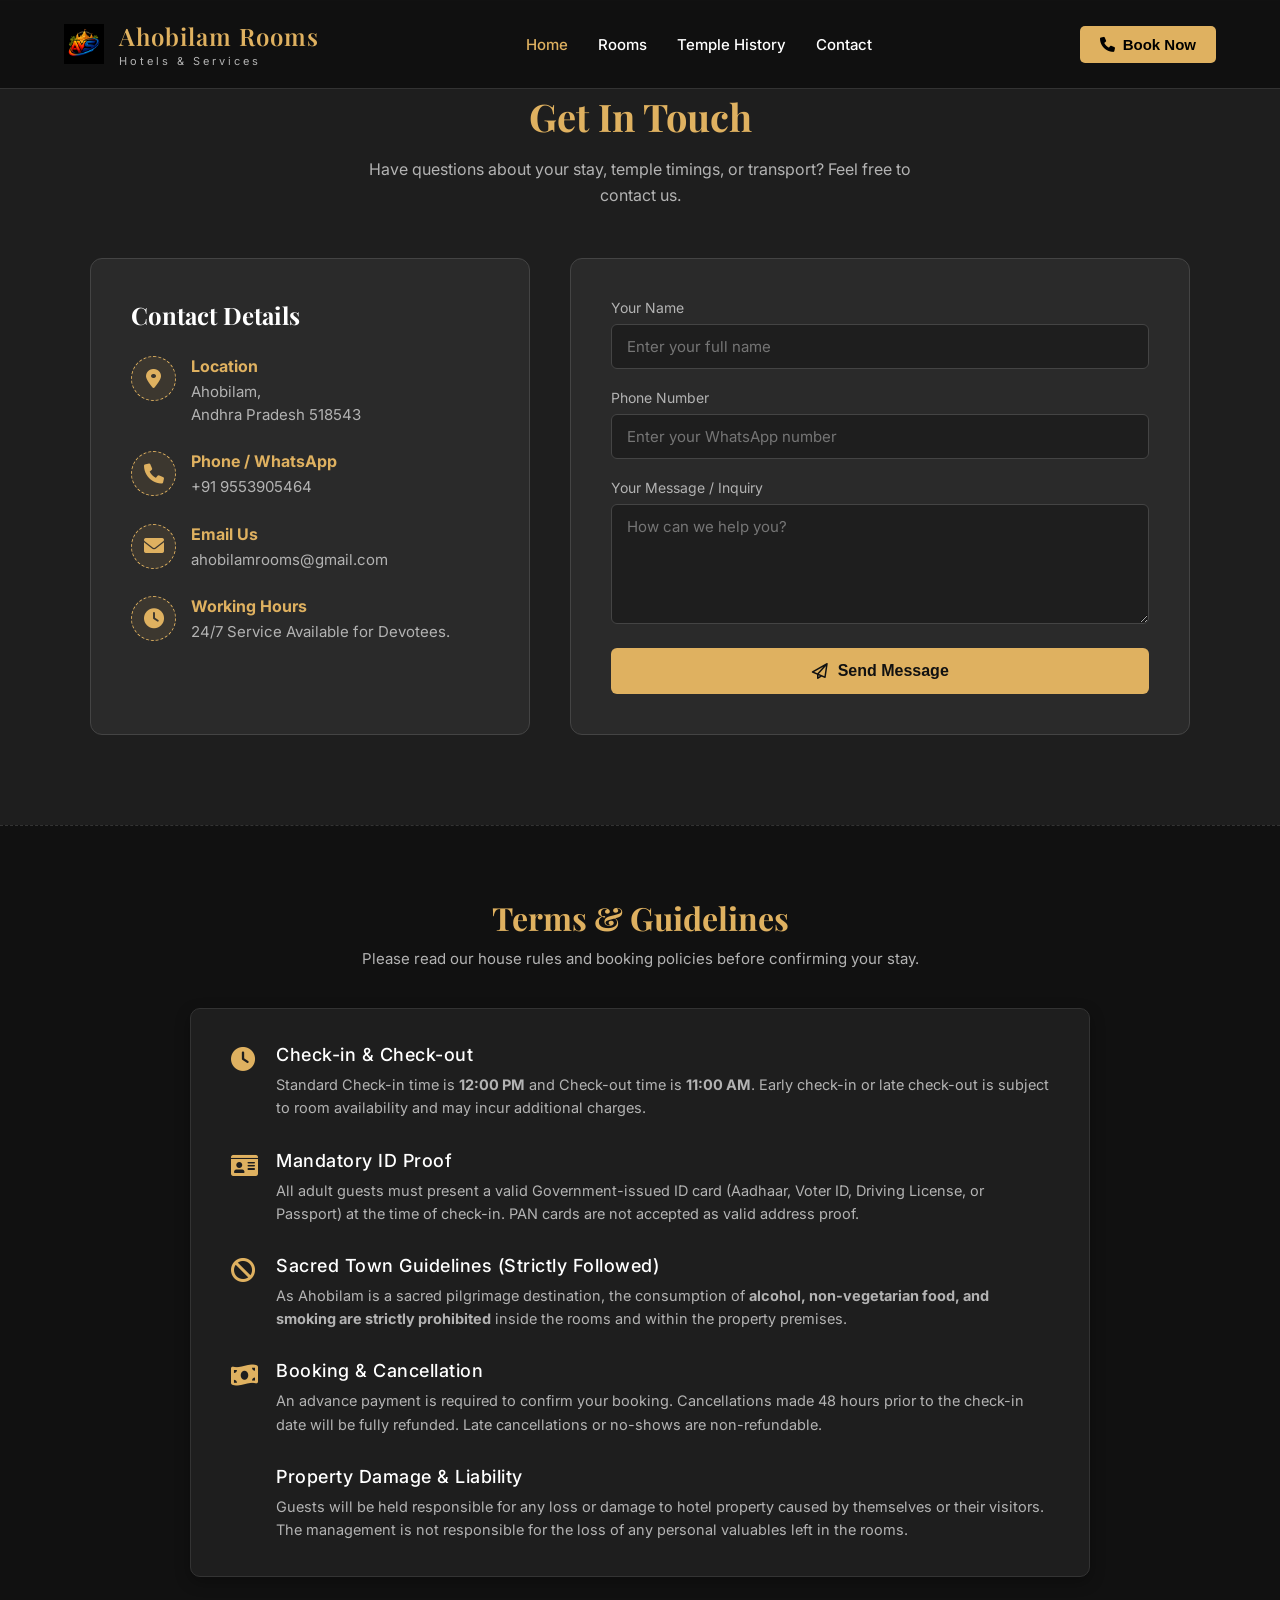
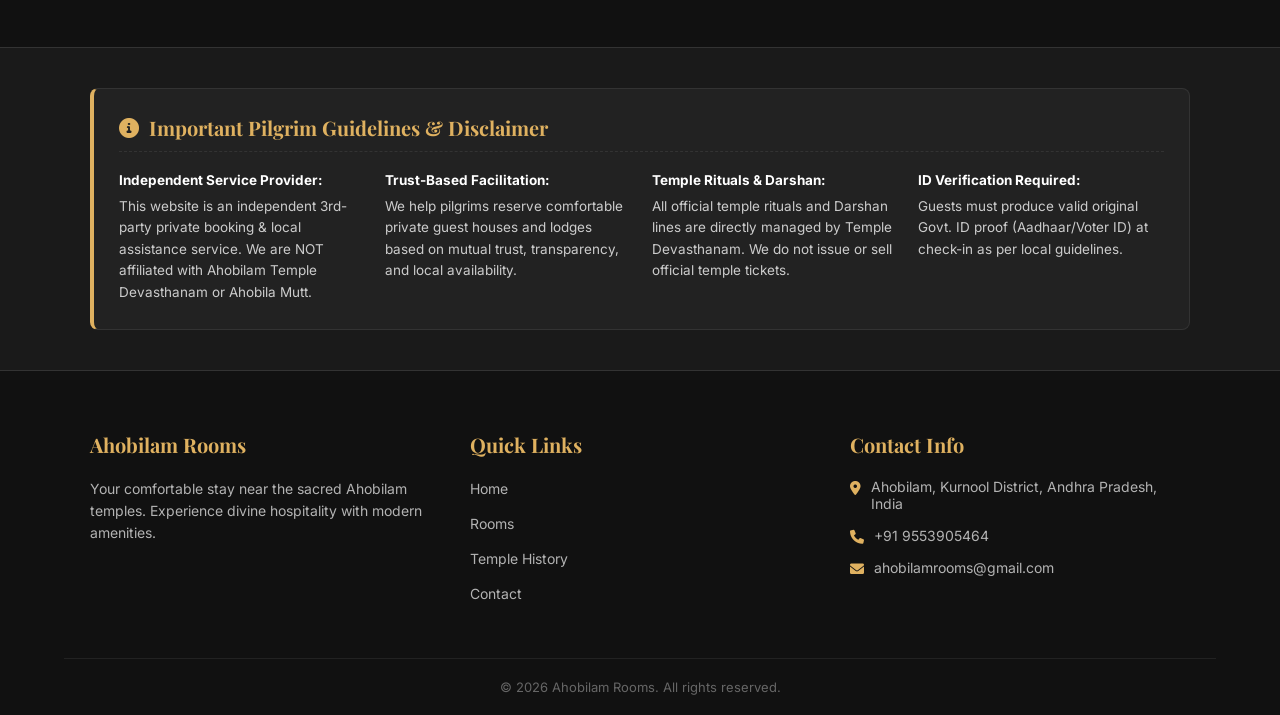
<file: contact.html>
<!DOCTYPE html>
<html lang="en">
<head>
    <meta charset="UTF-8">
    <meta name="viewport" content="width=device-width, initial-scale=1.0">
    
    <!-- Canonical Tag -->
    <link rel="canonical" href="https://ahobilamrooms.in/contact.html">
    
    <!-- SEO Title -->
    <title>Ahobilam Rooms & Hotel Stay</title>
    
    <!-- Meta Description -->
    <meta name="description" content="Book comfortable AC & Non-AC rooms in Ahobilam. Enjoy modern amenities, 24/7 hot water, and parking near sacred temples.">
    
    <!-- SEO Keywords -->
    <meta name="keywords" content="Ahobilam, Ahobilam rooms, rooms in Ahobilam, Ahobilam hotels">
    
    <link rel="stylesheet" href="style.css">
    <link href="https://fonts.googleapis.com/css2?family=Playfair+Display:wght@400;600;700&family=Inter:wght@400;500&display=swap" rel="stylesheet">
    <link rel="stylesheet" href="https://cdnjs.cloudflare.com/ajax/libs/font-awesome/6.0.0/css/all.min.css">
</head>
<body>

    <!-- Header Section -->
    <header class="navbar">
        <div class="logo-section">
            <div class="logo-icon">
                <!-- ఇక్కడ ఓం ఐకాన్ తీసేసి మీ లోగో ఇమేజ్ పెట్టాం -->
                <img src="logo.png" alt="Madam Rajeswari Logo" class="custom-logo">
            </div>
            <div class="logo-text">
                <h1>Ahobilam Rooms</h1>
                <p>Hotels & Services</p>
            </div>
        </div>

        <!-- నావిగేషన్ లింక్స్ -->
        <nav class="nav-links" id="nav-links">
            <a href="index.html" class="active">Home</a>
            <a href="rooms.html">Rooms</a>
            <a href="temple-history.html">Temple History</a>
            <a href="contact.html">Contact</a>
            <!-- మొబైల్ లో మాత్రమే కనిపించే బుక్ బటన్ -->
            <button class="book-now-btn mobile-only">
                <i class="fa-solid fa-phone"></i> Book Now
            </button>
        </nav>

        <div class="right-section">
            <!-- సిస్టమ్ లో మాత్రమే కనిపించే బుక్ బటన్ -->
            <button class="book-now-btn desktop-only">
                <i class="fa-solid fa-phone"></i> Book Now
            </button>
            
            <!-- మొబైల్ మెనూ ఐకాన్ (Hamburger) -->
            <div class="menu-toggle" id="mobile-menu">
                <i class="fa-solid fa-bars"></i>
            </div>
        </div>
    </header>

<!-- మొబైల్ మెనూ కోసం అప్‌డేటెడ్ జావాస్క్రిప్ట్ -->
    <script>
        document.addEventListener('DOMContentLoaded', function() {
            const mobileMenu = document.getElementById('mobile-menu');
            const navLinks = document.getElementById('nav-links');
            
            if(mobileMenu && navLinks) {
                const icon = mobileMenu.querySelector('i');
                
                mobileMenu.addEventListener('click', function() {
                    // మెనూ ని ఓపెన్/క్లోజ్ చేయడం
                    navLinks.classList.toggle('active');
                    
                    // ఐకాన్ ని (మూడు గీతలు <-> X) కి మార్చడం
                    if(navLinks.classList.contains('active')) {
                        icon.classList.remove('fa-bars');
                        icon.classList.add('fa-xmark');
                    } else {
                        icon.classList.remove('fa-xmark');
                        icon.classList.add('fa-bars');
                    }
                });
            }
        });
    </script>

<!-- ================= CONTACT US SECTION ================= -->
<style>
    /* 1. Contact Section Base */
    .contact-section {
        padding: 90px 5%;
        background-color: #1e1e1e; /* డార్క్ థీమ్ */
        border-top: 1px solid #333;
    }

    .contact-title {
        text-align: center; color: #dfb160; font-size: 38px; margin-bottom: 15px;
        font-family: 'Playfair Display', serif;
    }
    
    .contact-subtitle {
        text-align: center; color: #b3b3b3; font-size: 16px; margin-bottom: 50px;
        max-width: 600px; margin-left: auto; margin-right: auto; line-height: 1.6;
    }

    /* 2. Layout Grid (Info + Form) */
    .contact-container {
        display: flex; flex-wrap: wrap; gap: 40px;
        max-width: 1100px; margin: 0 auto;
    }

    /* 3. Contact Info (Left Side) */
    .contact-info {
        flex: 1; min-width: 300px;
        background-color: #2a2a2a; border-radius: 12px;
        padding: 40px; border: 1px solid #444;
    }

    .contact-info h3 {
        color: #ffffff; font-size: 24px; margin-bottom: 25px;
        font-family: 'Playfair Display', serif;
    }

    .info-item {
        display: flex; align-items: flex-start; gap: 15px; margin-bottom: 25px;
    }

    .info-icon {
        width: 45px; height: 45px; background-color: rgba(223, 177, 96, 0.1);
        color: #dfb160; font-size: 20px; border-radius: 50%;
        display: flex; align-items: center; justify-content: center;
        border: 1px dashed #dfb160; flex-shrink: 0;
    }

    .info-details h4 { color: #dfb160; font-size: 16px; margin-bottom: 5px; }
    .info-details p { color: #b3b3b3; font-size: 15px; line-height: 1.5; }
    .info-details a { color: #b3b3b3; text-decoration: none; transition: 0.3s; }
    .info-details a:hover { color: #dfb160; }

    /* 4. Contact Form (Right Side) */
    .contact-form-box {
        flex: 1.5; min-width: 300px;
        background-color: #2a2a2a; border-radius: 12px;
        padding: 40px; border: 1px solid #444;
    }

    .c-form-group { margin-bottom: 20px; }
    .c-form-group label { display: block; color: #b3b3b3; margin-bottom: 8px; font-size: 14px; }
    .c-form-group input, .c-form-group textarea {
        width: 100%; padding: 12px 15px; background-color: #1e1e1e;
        border: 1px solid #444; color: #fff; border-radius: 6px;
        font-size: 15px; font-family: inherit; transition: 0.3s;
    }
    .c-form-group input:focus, .c-form-group textarea:focus {
        outline: none; border-color: #dfb160;
    }
    .c-form-group textarea { resize: vertical; min-height: 120px; }

    .btn-submit-contact {
        display: inline-flex; align-items: center; justify-content: center; gap: 10px;
        background-color: #dfb160; color: #111; border: none;
        padding: 14px 30px; font-size: 16px; font-weight: bold; border-radius: 6px;
        cursor: pointer; transition: 0.3s; width: 100%;
    }
    .btn-submit-contact:hover {
        background-color: #c99c4d; transform: translateY(-3px);
    }

    @media screen and (max-width: 768px) {
        .contact-info, .contact-form-box { padding: 30px 20px; }
    }
</style>

<section id="contact" class="contact-section">
    <h2 class="contact-title">Get In Touch</h2>
    <p class="contact-subtitle">Have questions about your stay, temple timings, or transport? Feel free to contact us.</p>

    <div class="contact-container">
        
        <!-- Contact Information -->
        <div class="contact-info">
            <h3>Contact Details</h3>
            
            <div class="info-item">
                <div class="info-icon"><i class="fa-solid fa-location-dot"></i></div>
                <div class="info-details">
                    <h4>Location</h4>
                    <p>Ahobilam,<br>Andhra Pradesh 518543</p>
                </div>
            </div>

            <div class="info-item">
                <div class="info-icon"><i class="fa-solid fa-phone"></i></div>
                <div class="info-details">
                    <h4>Phone / WhatsApp</h4>
                    <p><a href="tel:+99553905464">+91 9553905464</a></p>
                </div>
            </div>

            <div class="info-item">
                <div class="info-icon"><i class="fa-solid fa-envelope"></i></div>
                <div class="info-details">
                    <h4>Email Us</h4>
                    <!-- మీ ఈమెయిల్ ఐడీ ఇక్కడ మార్చుకోండి -->
                    <p><a href="mailto:info@ahobilamstays.com">ahobilamrooms@gmail.com</a></p>
                </div>
            </div>
            
            <div class="info-item">
                <div class="info-icon"><i class="fa-solid fa-clock"></i></div>
                <div class="info-details">
                    <h4>Working Hours</h4>
                    <p>24/7 Service Available for Devotees.</p>
                </div>
            </div>
        </div>

        <!-- Contact Form (Goes to WhatsApp) -->
        <div class="contact-form-box">
            <form id="contactForm" onsubmit="sendContactWhatsApp(event)">
                <div class="c-form-group">
                    <label>Your Name</label>
                    <input type="text" id="c_name" placeholder="Enter your full name" required>
                </div>
                
                <div class="c-form-group">
                    <label>Phone Number</label>
                    <input type="tel" id="c_phone" placeholder="Enter your WhatsApp number" required>
                </div>

                <div class="c-form-group">
                    <label>Your Message / Inquiry</label>
                    <textarea id="c_message" placeholder="How can we help you?" required></textarea>
                </div>

                <button type="submit" class="btn-submit-contact">
                    <i class="fa-regular fa-paper-plane"></i> Send Message
                </button>
            </form>
        </div>

    </div>
</section>

<!-- ================= CONTACT FORM JAVASCRIPT ================= -->
<script>
    function sendContactWhatsApp(e) {
        e.preventDefault(); // ఫామ్ రీలోడ్ అవ్వకుండా ఆపుతుంది

        const name = document.getElementById('c_name').value;
        const phone = document.getElementById('c_phone').value;
        const message = document.getElementById('c_message').value;

        // వాట్సాప్ కి వెళ్ళే మెసేజ్ ఫార్మాట్
        const waMessage = `*NEW ENQUIRY (Website)* 📩\n\n` +
                          `*Name:* ${name}\n` +
                          `*Phone:* ${phone}\n` +
                          `*Message:* ${message}`;

        // మీ వాట్సాప్ నెంబర్ తో లింక్
        const waLink = `https://wa.me/919553905464?text=${encodeURIComponent(waMessage)}`;
        
        // కొత్త ట్యాబ్ లో వాట్సాప్ ఓపెన్ అవుతుంది
        window.open(waLink, '_blank');
        
        // ఫామ్ పంపిన తర్వాత బాక్సులను ఖాళీ చేయడం
        document.getElementById('contactForm').reset();
    }
</script>
<!-- ================= TERMS & CONDITIONS SECTION ================= -->
<style>
    /* 1. T&C Section Base */
    .tc-section {
        padding: 70px 5%;
        background-color: #111111; /* వేరుగా కనిపించడానికి కొంచెం డార్క్ బ్యాక్ గ్రౌండ్ */
        border-top: 1px dashed #333;
    }
    
    .tc-title {
        text-align: center; color: #dfb160; font-size: 32px; margin-bottom: 10px;
        font-family: 'Playfair Display', serif;
    }
    
    .tc-subtitle {
        text-align: center; color: #b3b3b3; font-size: 15px; margin-bottom: 40px;
    }

    /* 2. Container Design */
    .tc-container {
        max-width: 900px; margin: 0 auto;
        background-color: #1e1e1e; border: 1px solid #333;
        border-radius: 10px; padding: 35px 40px;
        box-shadow: 0 5px 15px rgba(0,0,0,0.3);
    }

    /* 3. List Styles */
    .tc-list {
        list-style: none; padding: 0; margin: 0;
    }
    
    .tc-list li {
        position: relative; padding-left: 45px; margin-bottom: 30px;
    }
    
    .tc-list li:last-child {
        margin-bottom: 0;
    }
    
    .tc-list li i {
        position: absolute; left: 0; top: 3px;
        color: #dfb160; font-size: 24px;
    }
    
    .tc-list li h4 {
        color: #ffffff; font-size: 18px; margin-bottom: 8px; font-weight: 500;
        letter-spacing: 0.5px;
    }
    
    .tc-list li p {
        color: #b3b3b3; font-size: 14.5px; line-height: 1.6; margin: 0;
    }

    @media screen and (max-width: 600px) {
        .tc-container { padding: 25px 20px; }
        .tc-list li { padding-left: 35px; }
        .tc-list li i { font-size: 20px; }
    }
</style>

<section id="terms" class="tc-section">
    <h2 class="tc-title">Terms & Guidelines</h2>
    <p class="tc-subtitle">Please read our house rules and booking policies before confirming your stay.</p>

    <div class="tc-container">
        <ul class="tc-list">
            
            <!-- Rule 1 -->
            <li>
                <i class="fa-solid fa-clock"></i>
                <h4>Check-in & Check-out</h4>
                <p>Standard Check-in time is <b>12:00 PM</b> and Check-out time is <b>11:00 AM</b>. Early check-in or late check-out is subject to room availability and may incur additional charges.</p>
            </li>
            
            <!-- Rule 2 -->
            <li>
                <i class="fa-solid fa-id-card"></i>
                <h4>Mandatory ID Proof</h4>
                <p>All adult guests must present a valid Government-issued ID card (Aadhaar, Voter ID, Driving License, or Passport) at the time of check-in. PAN cards are not accepted as valid address proof.</p>
            </li>
            
            <!-- Rule 3 (Most Important for Temple Town) -->
            <li>
                <i class="fa-solid fa-ban"></i>
                <h4>Sacred Town Guidelines (Strictly Followed)</h4>
                <p>As Ahobilam is a sacred pilgrimage destination, the consumption of <b>alcohol, non-vegetarian food, and smoking are strictly prohibited</b> inside the rooms and within the property premises.</p>
            </li>
            
            <!-- Rule 4 -->
            <li>
                <i class="fa-solid fa-money-bill-wave"></i>
                <h4>Booking & Cancellation</h4>
                <p>An advance payment is required to confirm your booking. Cancellations made 48 hours prior to the check-in date will be fully refunded. Late cancellations or no-shows are non-refundable.</p>
            </li>
            
            <!-- Rule 5 -->
            <li>
                <i class="fa-solid fa-shield-halved"></i>
                <h4>Property Damage & Liability</h4>
                <p>Guests will be held responsible for any loss or damage to hotel property caused by themselves or their visitors. The management is not responsible for the loss of any personal valuables left in the rooms.</p>
            </li>

        </ul>
    </div>
</section>


<!-- ================= PAGE END DISCLAIMER SECTION (GRID LAYOUT) ================= -->
    <section style="background-color: #1a1a1a; padding: 40px 5%; border-top: 1px solid #333;">
        <div style="max-width: 1100px; margin: 0 auto; background-color: #222222; border: 1px solid #333; border-left: 4px solid #dfb160; border-radius: 8px; padding: 25px; color: #cccccc;">
            <div style="display: flex; align-items: center; gap: 10px; margin-bottom: 18px; border-bottom: 1px dashed #333; padding-bottom: 10px;">
                <i class="fa-solid fa-circle-info" style="color: #dfb160; font-size: 20px;"></i>
                <h3 style="color: #dfb160; font-family: 'Playfair Display', serif; font-size: 20px; margin: 0;">Important Pilgrim Guidelines & Disclaimer</h3>
            </div>
            
            <div style="display: grid; grid-template-columns: repeat(auto-fit, minmax(240px, 1fr)); gap: 20px; font-size: 13.5px; line-height: 1.6;">
                <div>
                    <strong style="color: #fff; display: block; margin-bottom: 4px;">Independent Service Provider:</strong>
                    This website is an independent 3rd-party private booking & local assistance service. We are NOT affiliated with Ahobilam Temple Devasthanam or Ahobila Mutt.
                </div>
                <div>
                    <strong style="color: #fff; display: block; margin-bottom: 4px;">Trust-Based Facilitation:</strong>
                    We help pilgrims reserve comfortable private guest houses and lodges based on mutual trust, transparency, and local availability.
                </div>
                <div>
                    <strong style="color: #fff; display: block; margin-bottom: 4px;">Temple Rituals & Darshan:</strong>
                    All official temple rituals and Darshan lines are directly managed by Temple Devasthanam. We do not issue or sell official temple tickets.
                </div>
                <div>
                    <strong style="color: #fff; display: block; margin-bottom: 4px;">ID Verification Required:</strong>
                    Guests must produce valid original Govt. ID proof (Aadhaar/Voter ID) at check-in as per local guidelines.
                </div>
            </div>
        </div>
    </section>

    
    <!-- Footer Section -->
    <footer id="contact" class="footer">
        <div class="footer-container">
            <!-- కాలమ్ 1: అడ్రస్ / అబౌట్ -->
            <div class="footer-col">
                <h3 class="footer-title">Ahobilam Rooms</h3>
                <p>Your comfortable stay near the sacred Ahobilam temples. Experience divine hospitality with modern amenities.</p>
            </div>

            <!-- కాలమ్ 2: క్విక్ లింక్స్ -->
            <div class="footer-col">
                <h3 class="footer-title">Quick Links</h3>
                <ul class="footer-links">
                    <li><a href="index.html">Home</a></li>
                    <li><a href="rooms.html">Rooms</a></li>
                    <li><a href="temple-history.html">Temple History</a></li>
                    <li><a href="contact.html">Contact</a></li>
                </ul>
            </div>

            <!-- కాలమ్ 3: కాంటాక్ట్ డీటెయిల్స్ -->
            <div class="footer-col">
                <h3 class="footer-title">Contact Info</h3>
                <ul class="footer-contact">
                    <li><i class="fa-solid fa-location-dot"></i> Ahobilam, Kurnool District, Andhra Pradesh, India</li>
                    <!-- స్క్రీన్ షాట్ లో ఉన్న నెంబర్ ఇచ్చాను -->
                    <li><i class="fa-solid fa-phone"></i> +91 9553905464</li>
                    <li><i class="fa-solid fa-envelope"></i>ahobilamrooms@gmail.com</li>
                </ul>
            </div>
        </div>
        
        <div class="footer-bottom">
            <p>&copy; 2026 Ahobilam Rooms. All rights reserved.</p>
        </div>
    </footer>
</body>
</html>
</file>
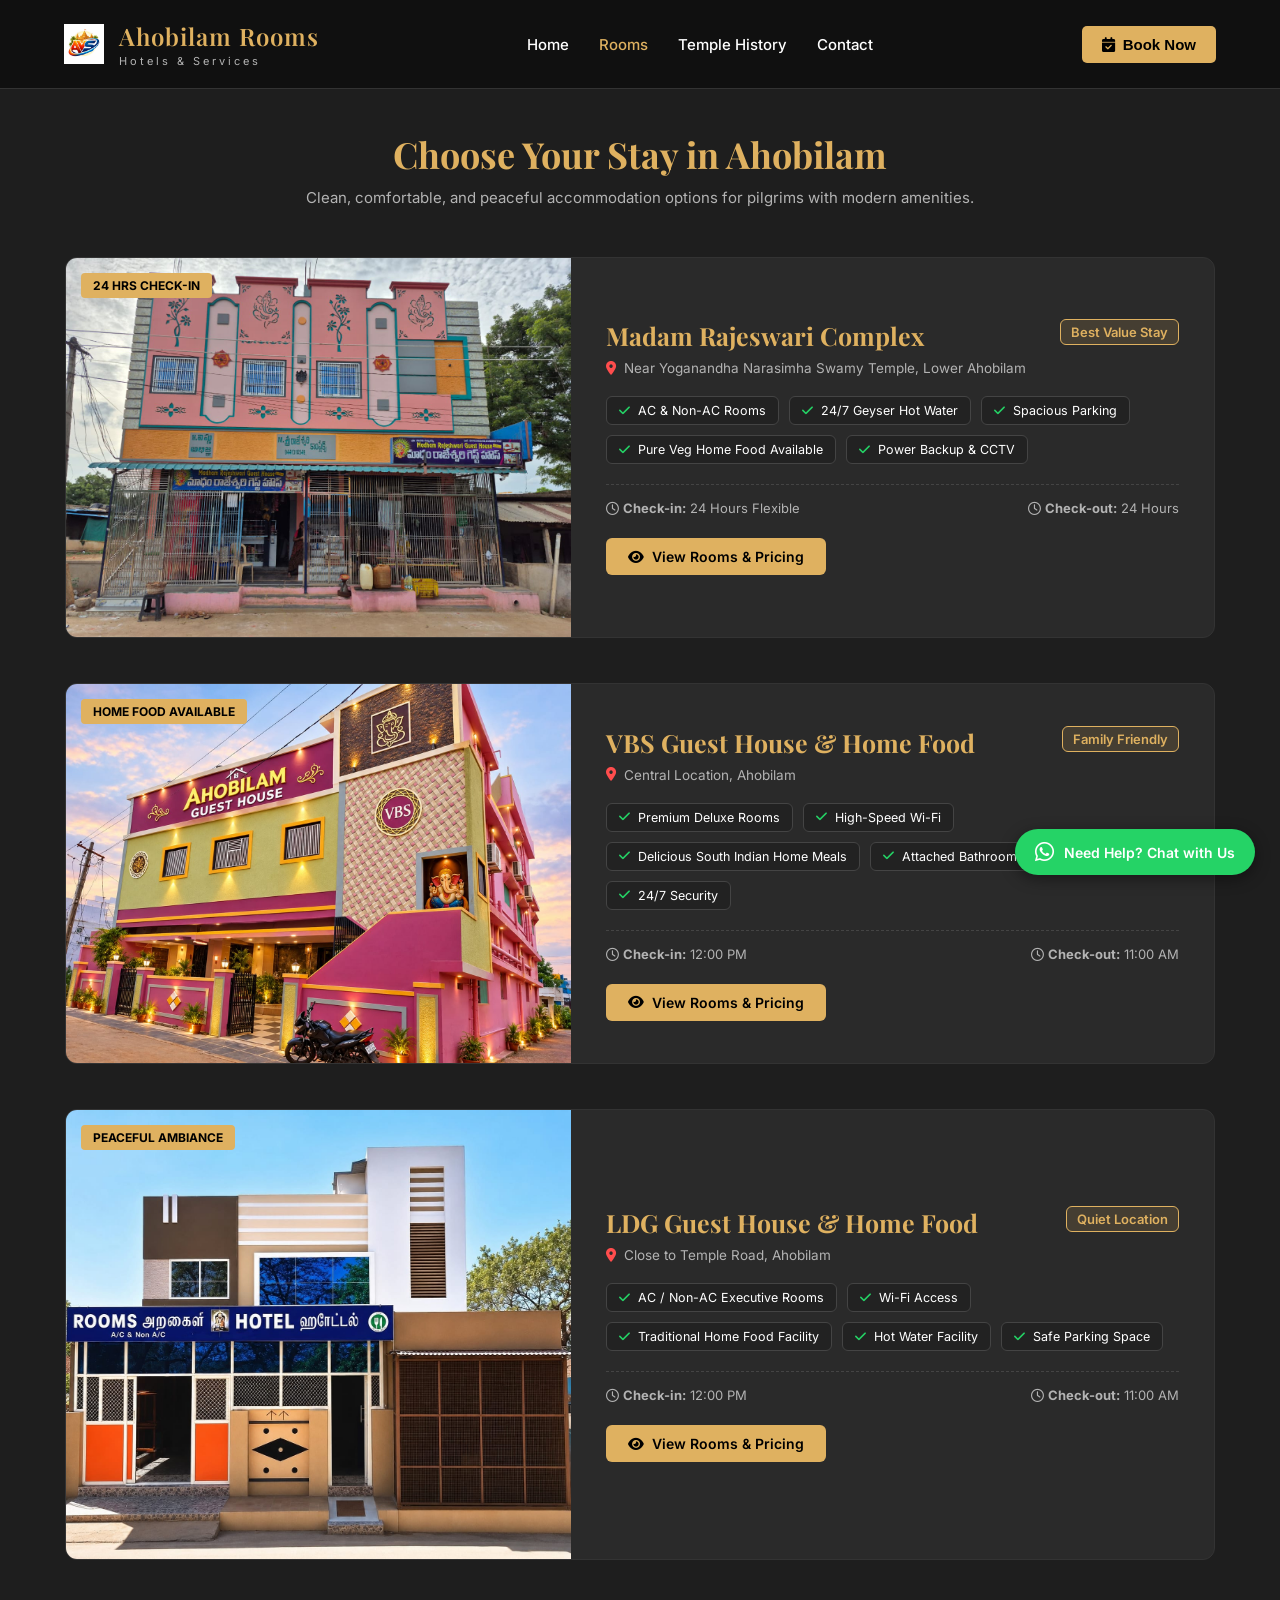
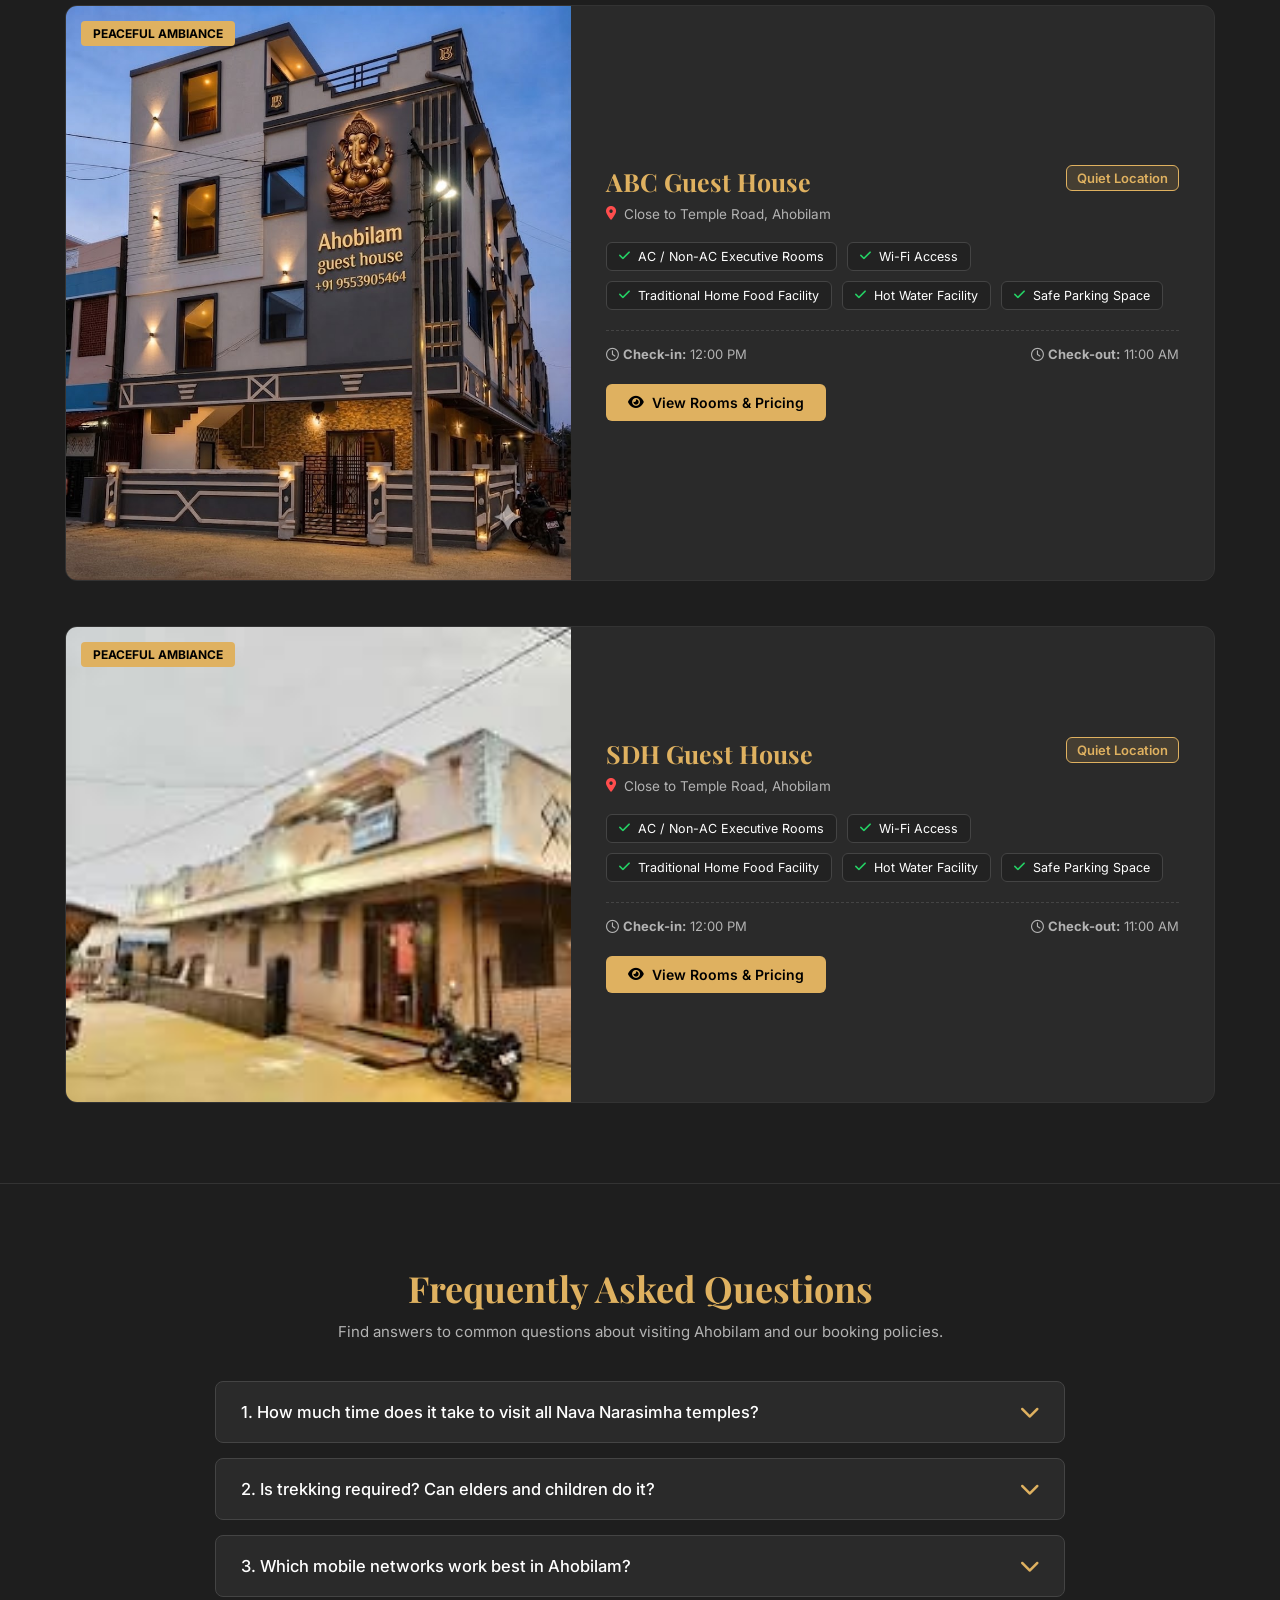
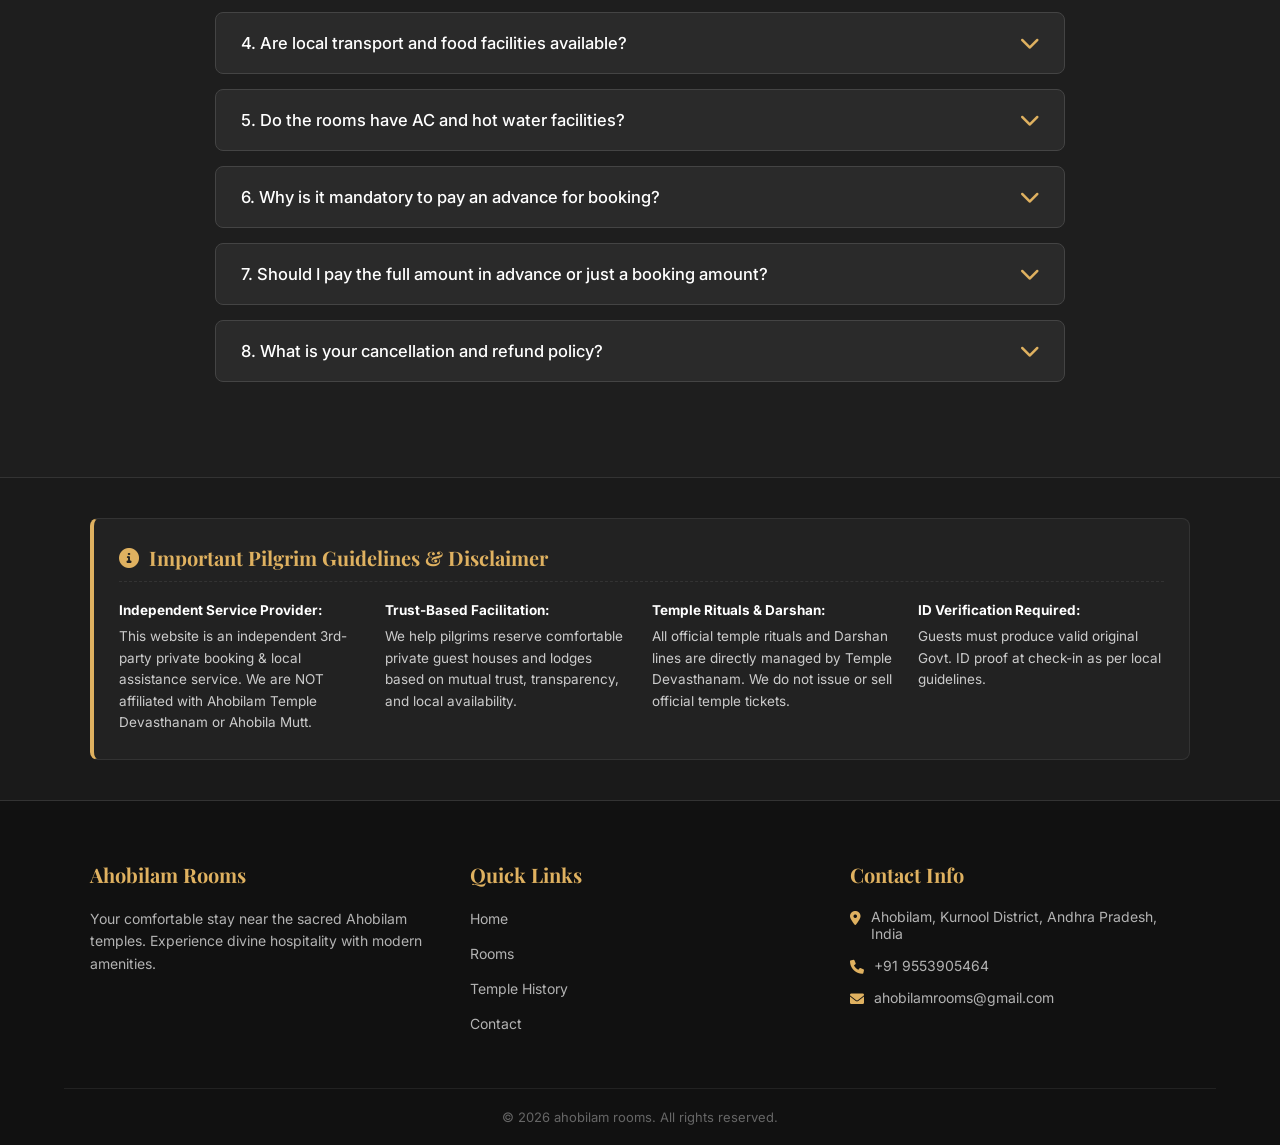
<file: rooms.html>
<!DOCTYPE html>
<html lang="en">
<head>
    <meta charset="UTF-8">
    <meta name="viewport" content="width=device-width, initial-scale=1.0">
    <!-- Canonical Tag (ఇక్కడ యాడ్ చేయాలి) -->
    <link rel="canonical" href="https://ahobilamrooms.in/rooms.html">
    
    <!-- SEO Title -->
    <title>Ahobilam Rooms & Hotel Stay | Best Private Lodging & Home Food</title>
    
    <!-- Meta Description -->
    <meta name="description" content="Book comfortable AC & Non-AC rooms in Ahobilam. Enjoy modern amenities, 24/7 hot water, home food, and parking near sacred temples.">
    
    <!-- SEO Keywords -->
    <meta name="keywords" content="Ahobilam, Ahobilam rooms, rooms in Ahobilam, Ahobilam hotels, Ahobilam guest houses">
    
    <link rel="stylesheet" href="style.css">
    <link href="https://fonts.googleapis.com/css2?family=Playfair+Display:wght@400;600;700&family=Inter:wght@400;500;600&display=swap" rel="stylesheet">
    <link rel="stylesheet" href="https://cdnjs.cloudflare.com/ajax/libs/font-awesome/6.0.0/css/all.min.css">
</head>
<body>

    <!-- Header Section -->
    <header class="navbar">
        <div class="logo-section">
            <div class="logo-icon">
                <img src="avs_logo.jpeg" alt="Madam Rajeswari Logo" class="custom-logo">
            </div>
            <div class="logo-text">
                <h1> Ahobilam Rooms</h1>
                <p> Hotels & Services </p>
            </div>
        </div>

        <!-- నావిగేషన్ లింక్స్ -->
        <nav class="nav-links" id="nav-links">
            <a href="index.html">Home</a>
            <a href="rooms.html" class="active">Rooms</a>
            <a href="temple-history.html">Temple History</a>
            <a href="contact.html">Contact</a>
            <!-- మొబైల్ లో మాత్రమే కనిపించే బుక్ బటన్ -->
            <button class="book-now-btn mobile-only" onclick="openBookingModal()">
                <i class="fa-solid fa-calendar-check"></i> Book Now
            </button>
        </nav>

        <div class="right-section">
            <!-- సిస్టమ్ లో మాత్రమే కనిపించే బుక్ బటన్ -->
            <button class="book-now-btn desktop-only" onclick="openBookingModal()">
                <i class="fa-solid fa-calendar-check"></i> Book Now
            </button>
            
            <!-- మొబైల్ మెనూ ఐకాన్ (Hamburger) -->
            <div class="menu-toggle" id="mobile-menu">
                <i class="fa-solid fa-bars"></i>
            </div>
        </div>
    </header>

    <!-- మొబైల్ మెనూ కోసం జావాస్క్రిప్ట్ -->
    <script>
        document.addEventListener('DOMContentLoaded', function() {
            const mobileMenu = document.getElementById('mobile-menu');
            const navLinks = document.getElementById('nav-links');
            
            if(mobileMenu && navLinks) {
                const icon = mobileMenu.querySelector('i');
                
                mobileMenu.addEventListener('click', function() {
                    navLinks.classList.toggle('active');
                    if(navLinks.classList.contains('active')) {
                        icon.classList.remove('fa-bars');
                        icon.classList.add('fa-xmark');
                    } else {
                        icon.classList.remove('fa-xmark');
                        icon.classList.add('fa-bars');
                    }
                });
            }
        });
    </script>

    <!-- ================= CSS స్టైల్స్ ================= -->
    <style>
        .choose-stay-section {
            padding: 130px 5% 80px; 
            min-height: 100vh;
            background-color: #1e1e1e; /* డార్క్ థీమ్ */
        }

        .page-title {
            text-align: center; color: #dfb160; font-size: 36px; margin-bottom: 10px;
            font-family: 'Playfair Display', serif;
        }
        
        .page-subtitle {
            text-align: center; color: #b3b3b3; font-size: 15px; margin-bottom: 50px;
        }

        /* కార్డ్ విడ్త్ పెంచబడింది */
        .stay-list {
            display: flex; flex-direction: column; gap: 45px; max-width: 1150px; margin: 0 auto;
        }

        /* కార్డ్ డిజైన్ */
        .stay-horizontal-card {
            display: flex; background-color: #2a2a2a; border-radius: 12px; border: 1px solid #333; 
            overflow: hidden; transition: border-color 0.3s ease, box-shadow 0.3s ease;
            position: relative;
        }

        .stay-horizontal-card:hover {
            border-color: #dfb160; box-shadow: 0 10px 25px rgba(0,0,0,0.5);
        }

        /* ఇమేజ్ సైజు పెంచబడింది */
        .stay-img-box { width: 44%; min-width: 360px; position: relative; min-height: 280px; }
        .stay-img-box img { width: 100%; height: 100%; object-fit: cover; display: block; }
        
        .stay-badge {
            position: absolute; top: 15px; left: 15px; background-color: #dfb160; color: #000;
            padding: 5px 12px; font-size: 12px; font-weight: 700; border-radius: 4px; text-transform: uppercase;
        }

        .stay-details { width: 56%; padding: 35px 35px; display: flex; flex-direction: column; justify-content: center; }
        
        .stay-header-flex {
            display: flex; justify-content: space-between; align-items: flex-start; margin-bottom: 8px; flex-wrap: wrap; gap: 10px;
        }

        .stay-name { color: #dfb160; font-size: 25px; font-family: 'Playfair Display', serif; margin: 0; }
        
        .stay-price-tag {
            background-color: rgba(223, 177, 96, 0.15); border: 1px solid #dfb160; color: #dfb160;
            padding: 4px 10px; border-radius: 6px; font-size: 13px; font-weight: 600;
        }

        .stay-location { color: #b3b3b3; font-size: 13.5px; margin-bottom: 20px; display: flex; align-items: center; gap: 8px; }
        .map-icon { color: #ff4d4d; }

        /* వసతుల బాక్సులు (టిక్స్ తో) */
        .amenities-tags { display: flex; flex-wrap: wrap; gap: 10px; margin-bottom: 20px; }
        .tag { display: flex; align-items: center; gap: 8px; border: 1px solid #444; color: #ffffff; padding: 6px 12px; border-radius: 6px; font-size: 12.5px; background-color: #222; }
        .tag i { color: #25d366; }

        .stay-timing { color: #b3b3b3; font-size: 13px; border-top: 1px dashed #444; padding-top: 15px; margin-bottom: 22px; display: flex; justify-content: space-between; flex-wrap: wrap; gap: 10px; }

        .card-action-btns {
            display: flex; gap: 15px; flex-wrap: wrap;
        }

        /* బటన్ సైజు బాగుండేలా అడ్జస్ట్ చేయబడింది */
        .btn-select-room {
            display: inline-flex; align-items: center; justify-content: center; gap: 8px;
            background-color: #dfb160; color: #000; text-decoration: none; 
            padding: 10px 22px; font-size: 14px; font-weight: 600; border-radius: 6px; 
            transition: all 0.3s ease; text-align: center; width: fit-content;
        }
        .btn-select-room:hover { background-color: #c49950; transform: translateY(-2px); }

        /* మొబైల్ రెస్పాన్సివ్ */
        @media screen and (max-width: 850px) {
            .stay-horizontal-card { flex-direction: column; }
            .stay-img-box, .stay-details { width: 100%; }
            .stay-img-box { height: 240px; min-width: 100%; min-height: auto; }
            .btn-select-room { width: 100%; box-sizing: border-box; }
        }
    </style>

    <!-- ================= మెయిన్ కోడ్ ================= -->
    <main class="choose-stay-section">
        <h2 class="page-title">Choose Your Stay in Ahobilam</h2>
        <p class="page-subtitle">Clean, comfortable, and peaceful accommodation options for pilgrims with modern amenities.</p>

        <div class="stay-list">
            
            <!-- Stay Card 1: MR Complex -->
            <div class="stay-horizontal-card">
                <div class="stay-img-box">
                    <span class="stay-badge">24 Hrs Check-in</span>
                    <img src="MRC/MR_mainview.jpeg" alt="Madam Rajeswari Complex">
                </div>
                <div class="stay-details">
                    <div class="stay-header-flex">
                        <h3 class="stay-name">Madam Rajeswari Complex</h3>
                        <span class="stay-price-tag">Best Value Stay</span>
                    </div>
                    <p class="stay-location"><i class="fa-solid fa-location-dot map-icon"></i> Near Yoganandha Narasimha Swamy Temple, Lower Ahobilam</p>
                    
                    <div class="amenities-tags">
                        <span class="tag"><i class="fa-solid fa-check"></i> AC & Non-AC Rooms</span>
                        <span class="tag"><i class="fa-solid fa-check"></i> 24/7 Geyser Hot Water</span>
                        <span class="tag"><i class="fa-solid fa-check"></i> Spacious Parking</span>
                        <span class="tag"><i class="fa-solid fa-check"></i> Pure Veg Home Food Available</span>
                        <span class="tag"><i class="fa-solid fa-check"></i> Power Backup & CCTV</span>
                    </div>

                    <div class="stay-timing">
                        <span><i class="fa-regular fa-clock"></i> <b>Check-in:</b> 24 Hours Flexible</span>
                        <span><i class="fa-regular fa-clock"></i> <b>Check-out:</b> 24 Hours</span>
                    </div>

                    <div class="card-action-btns">
                        <a href="madam-rajeswari-complex.html" class="btn-select-room"><i class="fa-solid fa-eye"></i> View Rooms & Pricing</a>
                    </div>
                </div>
            </div>

            <!-- Stay Card 2: VBS Guest House -->
            <div class="stay-horizontal-card">
                <div class="stay-img-box">
                    <span class="stay-badge">Home Food Available</span>
                    <img src="VBC/vbc_mainview.jpeg" alt="Veerabadhra Complex">
                </div>
                <div class="stay-details">
                    <div class="stay-header-flex">
                        <h3 class="stay-name">VBS Guest House & Home Food</h3>
                        <span class="stay-price-tag">Family Friendly</span>
                    </div>
                    <p class="stay-location"><i class="fa-solid fa-location-dot map-icon"></i> Central Location, Ahobilam</p>
                    
                    <div class="amenities-tags">
                        <span class="tag"><i class="fa-solid fa-check"></i> Premium Deluxe Rooms</span>
                        <span class="tag"><i class="fa-solid fa-check"></i> High-Speed Wi-Fi</span>
                        <span class="tag"><i class="fa-solid fa-check"></i> Delicious South Indian Home Meals</span>
                        <span class="tag"><i class="fa-solid fa-check"></i> Attached Bathroom & Geyser</span>
                        <span class="tag"><i class="fa-solid fa-check"></i> 24/7 Security</span>
                    </div>

                    <div class="stay-timing">
                        <span><i class="fa-regular fa-clock"></i> <b>Check-in:</b> 12:00 PM</span>
                        <span><i class="fa-regular fa-clock"></i> <b>Check-out:</b> 11:00 AM</span>
                    </div>

                    <div class="card-action-btns">
                        <a href="Ahobilam_Veerabadhra_Swamy_Guest_House.html" class="btn-select-room"><i class="fa-solid fa-eye"></i> View Rooms & Pricing</a>
                    </div>
                </div>
            </div>

            <!-- Stay Card 3: LDG Guest House -->
            <div class="stay-horizontal-card">
                <div class="stay-img-box">
                    <span class="stay-badge">Peaceful Ambiance</span>
                    <img src="LDG/LDG_mainview.jpeg" alt="LDG Guest House">
                </div>
                <div class="stay-details">
                    <div class="stay-header-flex">
                        <h3 class="stay-name">LDG Guest House & Home Food</h3>
                        <span class="stay-price-tag">Quiet Location</span>
                    </div>
                    <p class="stay-location"><i class="fa-solid fa-location-dot map-icon"></i> Close to Temple Road, Ahobilam</p>
                    
                    <div class="amenities-tags">
                        <span class="tag"><i class="fa-solid fa-check"></i> AC / Non-AC Executive Rooms</span>
                        <span class="tag"><i class="fa-solid fa-check"></i> Wi-Fi Access</span>
                        <span class="tag"><i class="fa-solid fa-check"></i> Traditional Home Food Facility</span>
                        <span class="tag"><i class="fa-solid fa-check"></i> Hot Water Facility</span>
                        <span class="tag"><i class="fa-solid fa-check"></i> Safe Parking Space</span>
                    </div>

                    <div class="stay-timing">
                        <span><i class="fa-regular fa-clock"></i> <b>Check-in:</b> 12:00 PM</span>
                        <span><i class="fa-regular fa-clock"></i> <b>Check-out:</b> 11:00 AM</span>
                    </div>

                    <div class="card-action-btns">
                        <a href="Ahobilam_Lakshmi_Divya_Guest_House.html" class="btn-select-room"><i class="fa-solid fa-eye"></i> View Rooms & Pricing</a>
                    </div>
                </div>
            </div>
            <!-- Stay Card 4: Bujji Guest House -->
            <div class="stay-horizontal-card">
                <div class="stay-img-box">
                    <span class="stay-badge">Peaceful Ambiance</span>
                    <img src="bujji/ABC_Mainview.jpg" alt="LDG Guest House">
                </div>
                <div class="stay-details">
                    <div class="stay-header-flex">
                        <h3 class="stay-name">ABC Guest House</h3>
                        <span class="stay-price-tag">Quiet Location</span>
                    </div>
                    <p class="stay-location"><i class="fa-solid fa-location-dot map-icon"></i> Close to Temple Road, Ahobilam</p>
                    
                    <div class="amenities-tags">
                        <span class="tag"><i class="fa-solid fa-check"></i> AC / Non-AC Executive Rooms</span>
                        <span class="tag"><i class="fa-solid fa-check"></i> Wi-Fi Access</span>
                        <span class="tag"><i class="fa-solid fa-check"></i> Traditional Home Food Facility</span>
                        <span class="tag"><i class="fa-solid fa-check"></i> Hot Water Facility</span>
                        <span class="tag"><i class="fa-solid fa-check"></i> Safe Parking Space</span>
                    </div>

                    <div class="stay-timing">
                        <span><i class="fa-regular fa-clock"></i> <b>Check-in:</b> 12:00 PM</span>
                        <span><i class="fa-regular fa-clock"></i> <b>Check-out:</b> 11:00 AM</span>
                    </div>

                    <div class="card-action-btns">
                        <a href="Ahobilam_bujjiguesthouse.html" class="btn-select-room"><i class="fa-solid fa-eye"></i> View Rooms & Pricing</a>
                    </div>
                </div>
            </div>

            <!-- Stay Card 4: Sudharshan Guest House -->
            <div class="stay-horizontal-card">
                <div class="stay-img-box">
                    <span class="stay-badge">Peaceful Ambiance</span>
                    <img src="sudharshan/sudharshan_mainview.jpg" alt="LDG Guest House">
                </div>
                <div class="stay-details">
                    <div class="stay-header-flex">
                        <h3 class="stay-name">SDH Guest House</h3>
                        <span class="stay-price-tag">Quiet Location</span>
                    </div>
                    <p class="stay-location"><i class="fa-solid fa-location-dot map-icon"></i> Close to Temple Road, Ahobilam</p>
                    
                    <div class="amenities-tags">
                        <span class="tag"><i class="fa-solid fa-check"></i> AC / Non-AC Executive Rooms</span>
                        <span class="tag"><i class="fa-solid fa-check"></i> Wi-Fi Access</span>
                        <span class="tag"><i class="fa-solid fa-check"></i> Traditional Home Food Facility</span>
                        <span class="tag"><i class="fa-solid fa-check"></i> Hot Water Facility</span>
                        <span class="tag"><i class="fa-solid fa-check"></i> Safe Parking Space</span>
                    </div>

                    <div class="stay-timing">
                        <span><i class="fa-regular fa-clock"></i> <b>Check-in:</b> 12:00 PM</span>
                        <span><i class="fa-regular fa-clock"></i> <b>Check-out:</b> 11:00 AM</span>
                    </div>

                    <div class="card-action-btns">
                        <a href="Ahobilam_Sudharshanguesthouse.html" class="btn-select-room"><i class="fa-solid fa-eye"></i> View Rooms & Pricing</a>
                    </div>
                </div>
            </div>

            
        </div>
    </main>
    
    <!-- ================= FAQS SECTION ================= -->
    <style>
        .faq-section {
            padding: 80px 5%;
            background-color: #1e1e1e;
            border-top: 1px solid #333;
        }
        
        .faq-title {
            text-align: center; color: #dfb160; font-size: 36px; margin-bottom: 10px;
            font-family: 'Playfair Display', serif;
        }
        
        .faq-subtitle {
            text-align: center; color: #b3b3b3; font-size: 15px; margin-bottom: 40px;
        }

        .faq-container {
            max-width: 850px; 
            margin: 0 auto;
        }

        .faq-item {
            background-color: #2a2a2a; 
            border: 1px solid #444; 
            border-radius: 8px; 
            margin-bottom: 15px; 
            overflow: hidden;
            transition: 0.3s;
        }

        .faq-question {
            padding: 20px 25px; 
            cursor: pointer; 
            display: flex; 
            justify-content: space-between; 
            align-items: center; 
            color: #ffffff; 
            font-size: 16.5px; 
            font-weight: 500; 
            transition: background-color 0.3s;
        }
        
        .faq-question:hover {
            background-color: #333333;
        }

        .faq-question i {
            color: #dfb160; 
            font-size: 20px; 
            transition: transform 0.4s ease;
        }

        .faq-answer {
            max-height: 0; 
            overflow: hidden; 
            transition: max-height 0.4s ease-out; 
            background-color: #1e1e1e;
        }
        
        .faq-answer p {
            padding: 20px 25px; 
            margin: 0; 
            color: #b3b3b3; 
            font-size: 15px; 
            line-height: 1.7;
            border-top: 1px dashed #333;
        }

        .faq-item.active {
            border-color: #dfb160;
        }
        .faq-item.active .faq-question {
            color: #dfb160;
        }
        .faq-item.active .faq-question i {
            transform: rotate(180deg);
        }
        
        @media screen and (max-width: 600px) {
            .faq-question { font-size: 15px; padding: 15px 20px; }
            .faq-answer p { font-size: 14px; padding: 15px 20px; }
            .faq-title { font-size: 28px; }
        }
    </style>

    <section id="faqs" class="faq-section">
        <h2 class="faq-title">Frequently Asked Questions</h2>
        <p class="faq-subtitle">Find answers to common questions about visiting Ahobilam and our booking policies.</p>

        <div class="faq-container">
            
            <div class="faq-item">
                <div class="faq-question">
                    1. How much time does it take to visit all Nava Narasimha temples?
                    <i class="fa-solid fa-chevron-down"></i>
                </div>
                <div class="faq-answer">
                    <p>It typically takes <b>2 full days</b> to complete the darshan of all 9 temples. Day 1 is usually dedicated to Lower Ahobilam and nearby accessible temples, while Day 2 requires trekking in Upper Ahobilam to visit Ugra Stambham, Jwala, and Pavana Narasimha temples.</p>
                </div>
            </div>

            <div class="faq-item">
                <div class="faq-question">
                    2. Is trekking required? Can elders and children do it?
                    <i class="fa-solid fa-chevron-down"></i>
                </div>
                <div class="faq-answer">
                    <p>Yes, trekking is mandatory for a few temples in Upper Ahobilam. Lower Ahobilam temples are easily accessible by road. For difficult treks like Ugra Stambham and Jwala Narasimha, it might be tough for elders and young children. However, local <b>Doli services (palanquins)</b> are available for hire.</p>
                </div>
            </div>

            <div class="faq-item">
                <div class="faq-question">
                    3. Which mobile networks work best in Ahobilam?
                    <i class="fa-solid fa-chevron-down"></i>
                </div>
                <div class="faq-answer">
                    <p>Ahobilam is situated in a dense forest area (Nallamala hills). Currently, <b>BSNL and Jio</b> networks work reasonably well. Other networks like Airtel and Vi may have poor or no connectivity, especially in Upper Ahobilam.</p>
                </div>
            </div>

            <div class="faq-item">
                <div class="faq-question">
                    4. Are local transport and food facilities available?
                    <i class="fa-solid fa-chevron-down"></i>
                </div>
                <div class="faq-answer">
                    <p>Yes. Local <b>Mahindra Jeeps</b> are available for hire to reach temples located deep in the forest (like Pavana and Bhargava Narasimha). For food, basic vegetarian meals are available at local eateries, and <b>Nitya Annadanam</b> (free meals) is provided by the Devasthanam and local Mutts.</p>
                </div>
            </div>

            <div class="faq-item">
                <div class="faq-question">
                    5. Do the rooms have AC and hot water facilities?
                    <i class="fa-solid fa-chevron-down"></i>
                </div>
                <div class="faq-answer">
                    <p>Yes! Madam Rajeswari Complex, VBS & LDG Guest Houses offer AC and Non-AC room options. All rooms are equipped with attached bathrooms and <b>geysers for 24/7 hot water</b> to ensure a comfortable stay after your trekking.</p>
                </div>
            </div>

            <div class="faq-item">
                <div class="faq-question">
                    6. Why is it mandatory to pay an advance for booking?
                    <i class="fa-solid fa-chevron-down"></i>
                </div>
                <div class="faq-answer">
                    <p>Ahobilam is a remote pilgrimage destination with limited premium accommodation. Paying an advance confirms your serious intent to visit and allows us to block the room exclusively for you. This prevents last-minute cancellations that could negatively affect other devotees looking for rooms.</p>
                </div>
            </div>

            <div class="faq-item">
                <div class="faq-question">
                    7. Should I pay the full amount in advance or just a booking amount?
                    <i class="fa-solid fa-chevron-down"></i>
                </div>
                <div class="faq-answer">
                    <p>You don't need to pay the full amount. A <b>partial advance (typically 50%)</b> is sufficient to confirm and hold your room. The remaining balance can be cleared directly at the property during check-in.</p>
                </div>
            </div>

            <div class="faq-item">
                <div class="faq-question">
                    8. What is your cancellation and refund policy?
                    <i class="fa-solid fa-chevron-down"></i>
                </div>
                <div class="faq-answer">
                    <p>We understand that plans can change. If you cancel your booking <b>at least 48 hours before</b> your scheduled check-in date, we will process a <b>Full Refund</b> of your advance amount.</p>
                </div>
            </div>

        </div>
    </section>

    <!-- ================= DISCLAIMER SECTION ================= -->
    <section style="background-color: #1a1a1a; padding: 40px 5%; border-top: 1px solid #333;">
        <div style="max-width: 1100px; margin: 0 auto; background-color: #222222; border: 1px solid #333; border-left: 4px solid #dfb160; border-radius: 8px; padding: 25px; color: #cccccc;">
            <div style="display: flex; align-items: center; gap: 10px; margin-bottom: 18px; border-bottom: 1px dashed #333; padding-bottom: 10px;">
                <i class="fa-solid fa-circle-info" style="color: #dfb160; font-size: 20px;"></i>
                <h3 style="color: #dfb160; font-family: 'Playfair Display', serif; font-size: 20px; margin: 0;">Important Pilgrim Guidelines & Disclaimer</h3>
            </div>
            
            <div style="display: grid; grid-template-columns: repeat(auto-fit, minmax(240px, 1fr)); gap: 20px; font-size: 13.5px; line-height: 1.6;">
                <div>
                    <strong style="color: #fff; display: block; margin-bottom: 4px;">Independent Service Provider:</strong>
                    This website is an independent 3rd-party private booking & local assistance service. We are NOT affiliated with Ahobilam Temple Devasthanam or Ahobila Mutt.
                </div>
                <div>
                    <strong style="color: #fff; display: block; margin-bottom: 4px;">Trust-Based Facilitation:</strong>
                    We help pilgrims reserve comfortable private guest houses and lodges based on mutual trust, transparency, and local availability.
                </div>
                <div>
                    <strong style="color: #fff; display: block; margin-bottom: 4px;">Temple Rituals & Darshan:</strong>
                    All official temple rituals and Darshan lines are directly managed by Temple Devasthanam. We do not issue or sell official temple tickets.
                </div>
                <div>
                    <strong style="color: #fff; display: block; margin-bottom: 4px;">ID Verification Required:</strong>
                    Guests must produce valid original Govt. ID proof at check-in as per local guidelines.
                </div>
            </div>
        </div>
    </section>

    <!-- FAQ JAVASCRIPT -->
    <script>
        const faqItems = document.querySelectorAll('.faq-item');

        faqItems.forEach(item => {
            const question = item.querySelector('.faq-question');
            question.addEventListener('click', () => {
                faqItems.forEach(otherItem => {
                    if (otherItem !== item && otherItem.classList.contains('active')) {
                        otherItem.classList.remove('active');
                        otherItem.querySelector('.faq-answer').style.maxHeight = null;
                    }
                });

                item.classList.toggle('active');
                const answer = item.querySelector('.faq-answer');
                if (item.classList.contains('active')) {
                    answer.style.maxHeight = answer.scrollHeight + "px";
                } else {
                    answer.style.maxHeight = null;
                }
            });
        });
    </script>

    <!-- Footer Section -->
    <footer id="contact" class="footer">
        <div class="footer-container">
            <div class="footer-col">
                <h3 class="footer-title">Ahobilam Rooms</h3>
                <p>Your comfortable stay near the sacred Ahobilam temples. Experience divine hospitality with modern amenities.</p>
            </div>

            <div class="footer-col">
                <h3 class="footer-title">Quick Links</h3>
                <ul class="footer-links">
                    <li><a href="index.html">Home</a></li>
                    <li><a href="rooms.html">Rooms</a></li>
                    <li><a href="temple-history.html">Temple History</a></li>
                    <li><a href="contact.html">Contact</a></li>
                </ul>
            </div>

            <div class="footer-col">
                <h3 class="footer-title">Contact Info</h3>
                <ul class="footer-contact">
                    <li><i class="fa-solid fa-location-dot"></i> Ahobilam, Kurnool District, Andhra Pradesh, India</li>
                    <li><i class="fa-solid fa-phone"></i> +91 9553905464</li>
                    <li><i class="fa-solid fa-envelope"></i> ahobilamrooms@gmail.com</li>
                </ul>
            </div>
        </div>
        
        <div class="footer-bottom">
            <p>&copy; 2026 ahobilam rooms. All rights reserved.</p>
        </div>
    </footer>

    <!-- FLOATING WHATSAPP CHAT BUTTON -->
    <style>
        .float-support-btn {
            position: fixed;
            bottom: 25px;
            right: 25px;
            background-color: #25d366;
            color: #ffffff;
            border-radius: 50px;
            padding: 12px 20px;
            display: flex;
            align-items: center;
            gap: 10px;
            box-shadow: 0 4px 15px rgba(0, 0, 0, 0.4);
            text-decoration: none;
            z-index: 9999;
            font-family: 'Inter', sans-serif;
            font-weight: 600;
            font-size: 14px;
            transition: transform 0.3s ease, box-shadow 0.3s ease;
        }

        .float-support-btn:hover {
            transform: translateY(-5px);
            box-shadow: 0 6px 20px rgba(37, 211, 102, 0.5);
            color: #ffffff;
        }

        .float-support-btn i { font-size: 22px; }

        /* Booking Modal Styles */
        .modal-overlay {
            display: none;
            position: fixed;
            top: 0;
            left: 0;
            width: 100%;
            height: 100%;
            background-color: rgba(0, 0, 0, 0.85);
            z-index: 10000;
            justify-content: center;
            align-items: center;
            padding: 20px;
            box-sizing: border-box;
        }

        .modal-content {
            background-color: #2a2a2a;
            border: 1px solid #dfb160;
            border-radius: 12px;
            width: 100%;
            max-width: 480px;
            padding: 30px;
            position: relative;
            color: #ffffff;
            box-shadow: 0 10px 30px rgba(0, 0, 0, 0.6);
            max-height: 90vh;
            overflow-y: auto;
        }

        .modal-close {
            position: absolute;
            top: 15px;
            right: 20px;
            font-size: 24px;
            color: #b3b3b3;
            cursor: pointer;
            transition: color 0.3s;
        }

        .modal-close:hover { color: #dfb160; }

        .modal-title {
            color: #dfb160;
            font-family: 'Playfair Display', serif;
            font-size: 24px;
            margin-bottom: 5px;
            text-align: center;
        }
        
        .modal-sub-text {
            text-align: center; color: #b3b3b3; font-size: 13px; margin-bottom: 20px;
        }

        .booking-form .form-row {
            display: flex; gap: 15px;
        }

        .booking-form .form-group {
            margin-bottom: 15px; flex: 1;
        }

        .booking-form label {
            display: block;
            font-size: 13px;
            color: #dfb160;
            margin-bottom: 6px;
            font-weight: 500;
        }

        .booking-form input, .booking-form select {
            width: 100%;
            padding: 10px 12px;
            background-color: #1e1e1e;
            border: 1px solid #444;
            border-radius: 6px;
            color: #fff;
            font-size: 14px;
            box-sizing: border-box;
        }

        .booking-form input:focus, .booking-form select:focus {
            outline: none;
            border-color: #dfb160;
        }

        .btn-submit-booking {
            width: 100%;
            background-color: #25d366;
            color: #fff;
            border: none;
            padding: 13px;
            font-size: 15px;
            font-weight: 600;
            border-radius: 6px;
            cursor: pointer;
            margin-top: 10px;
            transition: background-color 0.3s;
            display: flex;
            align-items: center;
            justify-content: center;
            gap: 8px;
        }

        .btn-submit-booking:hover {
            background-color: #1eb954;
        }
        
        @media screen and (max-width: 500px) {
            .booking-form .form-row { flex-direction: column; gap: 0; }
        }
    </style>

    <a href="https://wa.me/919553905464?text=Om%20Namo%20Narasimhaya!%20I%20have%20a%20query%20regarding%20room%20booking%20and%20Ahobilam%20stay." 
       class="float-support-btn" 
       target="_blank">
        <i class="fa-brands fa-whatsapp"></i>
        <span>Need Help? Chat with Us</span>
    </a>

    <!-- BOOKING MODAL POPUP -->
    <div id="bookingModal" class="modal-overlay">
        <div class="modal-content">
            <span class="modal-close" onclick="closeBookingModal()">&times;</span>
            <h3 class="modal-title">Book Your Stay in Ahobilam</h3>
            <p class="modal-sub-text">Fill in your details below for instant WhatsApp room availability & confirmation.</p>
            
            <form class="booking-form" onsubmit="sendBookingWhatsApp(event)">
                
                <div class="form-group">
                    <label for="guestName"><i class="fa-solid fa-user"></i> Full Name *</label>
                    <input type="text" id="guestName" required placeholder="Enter your full name">
                </div>

                <div class="form-group">
                    <label for="guestPhone"><i class="fa-solid fa-phone"></i> Mobile / WhatsApp Number *</label>
                    <input type="tel" id="guestPhone" required placeholder="e.g. 9876543210">
                </div>

                <div class="form-row">
                    <div class="form-group">
                        <label for="checkInDate"><i class="fa-solid fa-calendar-days"></i> Check-in Date *</label>
                        <input type="date" id="checkInDate" required>
                    </div>
                    <div class="form-group">
                        <label for="checkOutDate"><i class="fa-solid fa-calendar-check"></i> Check-out Date *</label>
                        <input type="date" id="checkOutDate" required>
                    </div>
                </div>

                <div class="form-row">
                    <div class="form-group">
                        <label for="roomType"><i class="fa-solid fa-bed"></i> Room Type *</label>
                        <select id="roomType" required>
                            <option value="" disabled selected>Select Room Type</option>
                            <option value="AC Room">AC Room</option>
                            <option value="Non-AC Room">Non-AC Room</option>
                            <option value="Family Suite">Family Suite</option>
                        </select>
                    </div>
                    <div class="form-group">
                        <label for="numGuests"><i class="fa-solid fa-users"></i> Guests *</label>
                        <input type="number" id="numGuests" min="1" max="20" placeholder="No. of guests" required>
                    </div>
                </div>

                <div class="form-group">
                    <label for="selectComplex"><i class="fa-solid fa-hotel"></i> Select Complex *</label>
                    <select id="selectComplex" required>
                        <option value="" disabled selected>Choose Stay / Complex</option>
                        <option value="Madam Rajeswari Complex">Madam Rajeswari Complex</option>
                        <option value="VBS Guest House & Home Food">VBS Guest House & Home Food</option>
                        <option value="LDG Guest House & Home Food">LDG Guest House & Home Food</option>
                    </select>
                </div>

                <button type="submit" class="btn-submit-booking">
                    <i class="fa-brands fa-whatsapp"></i> Confirm & Book via WhatsApp
                </button>
            </form>
        </div>
    </div>

    <!-- BOOKING MODAL JAVASCRIPT -->
    <script>
        function openBookingModal(complexName = '') {
            const modal = document.getElementById('bookingModal');
            if (modal) {
                modal.style.display = 'flex';
                if (complexName) {
                    const selectComplex = document.getElementById('selectComplex');
                    if (selectComplex) selectComplex.value = complexName;
                }
            }
        }

        function closeBookingModal() {
            const modal = document.getElementById('bookingModal');
            if (modal) {
                modal.style.display = 'none';
            }
        }

        function sendBookingWhatsApp(event) {
            event.preventDefault();
            const name = document.getElementById('guestName').value;
            const phone = document.getElementById('guestPhone').value;
            const checkIn = document.getElementById('checkInDate').value;
            const checkOut = document.getElementById('checkOutDate').value;
            const roomType = document.getElementById('roomType').value;
            const guests = document.getElementById('numGuests').value;
            const complex = document.getElementById('selectComplex').value;

            const message = `*Room Booking Request - Ahobilam Rooms*%0A%0A` +
                            `*Name:* ${encodeURIComponent(name)}%0A` +
                            `*Phone:* ${encodeURIComponent(phone)}%0A` +
                            `*Complex:* ${encodeURIComponent(complex)}%0A` +
                            `*Room Type:* ${encodeURIComponent(roomType)}%0A` +
                            `*Guests:* ${encodeURIComponent(guests)}%0A` +
                            `*Check-in:* ${encodeURIComponent(checkIn)}%0A` +
                            `*Check-out:* ${encodeURIComponent(checkOut)}`;

            window.open(`https://wa.me/919553905464?text=${message}`, '_blank');
        }

        window.addEventListener('click', function(e) {
            const modal = document.getElementById('bookingModal');
            if (e.target === modal) {
                closeBookingModal();
            }
        });
    </script>
</body>
</html>
</file>
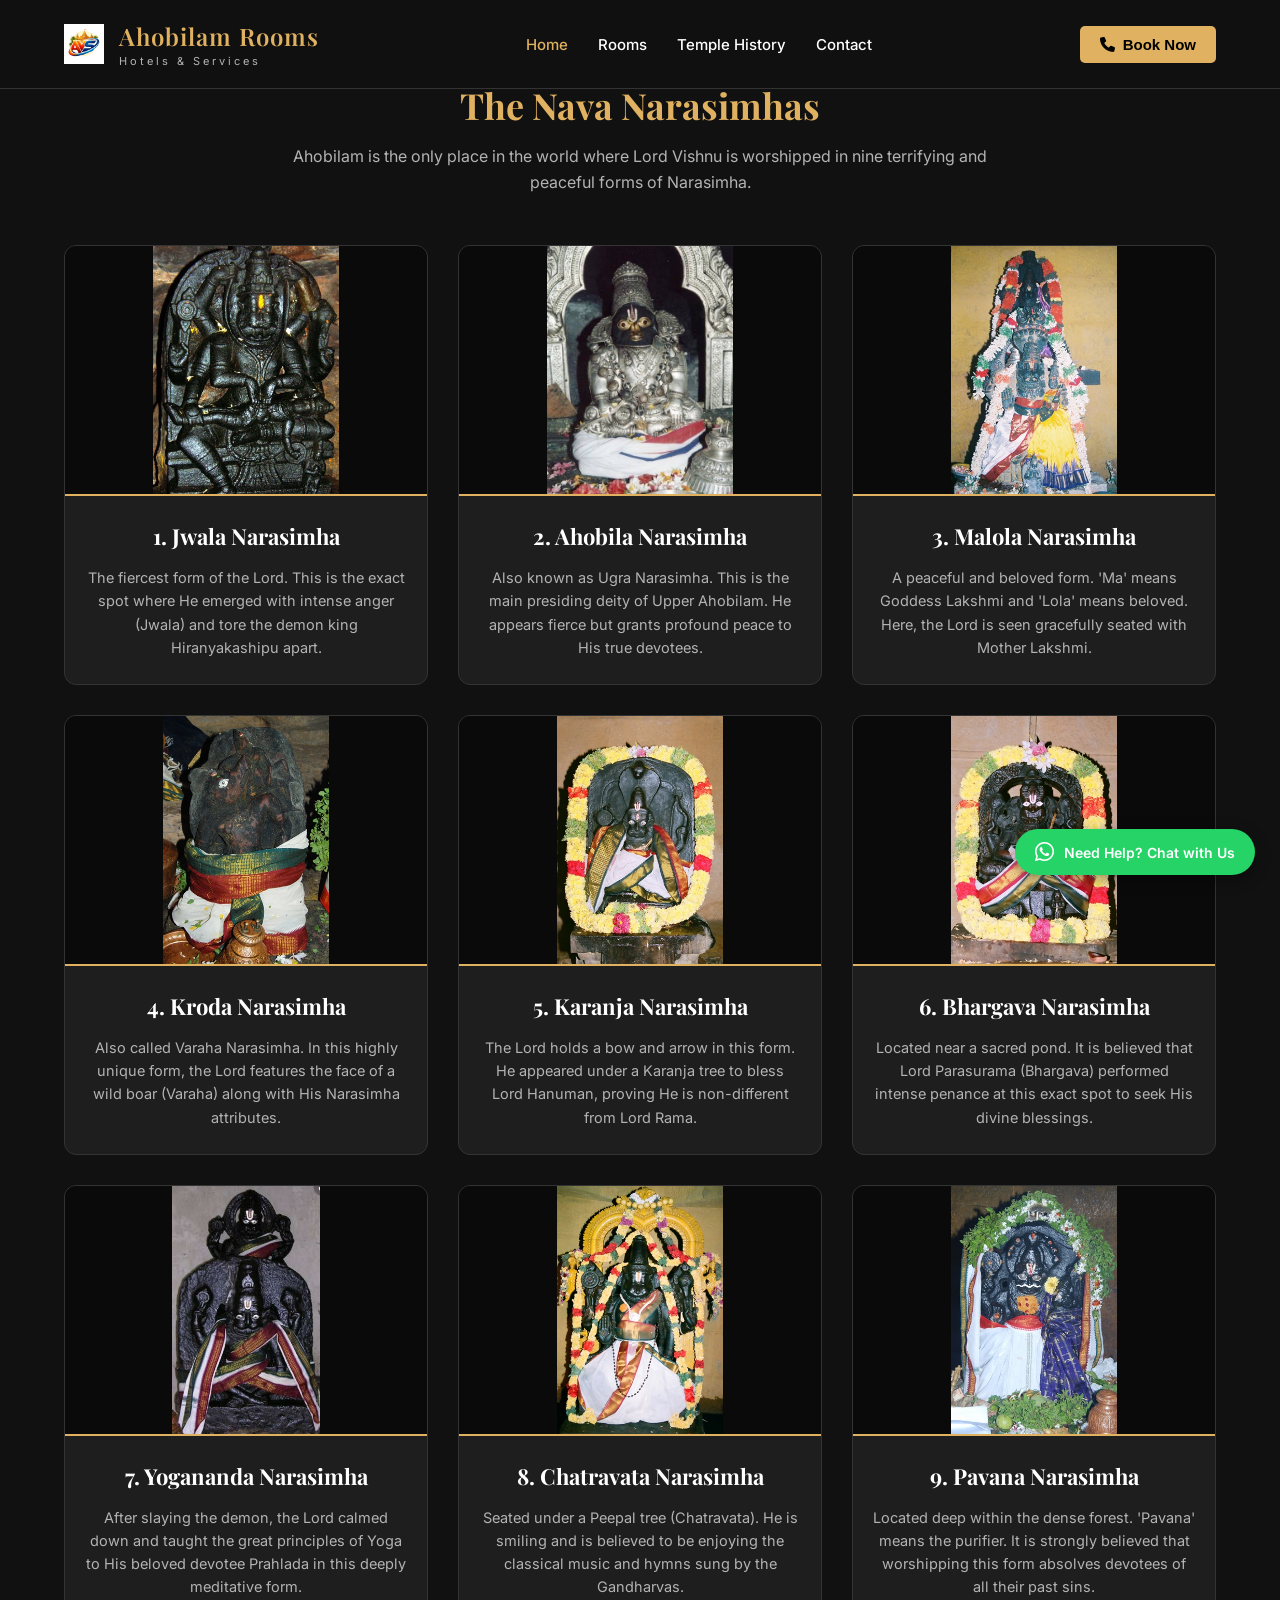
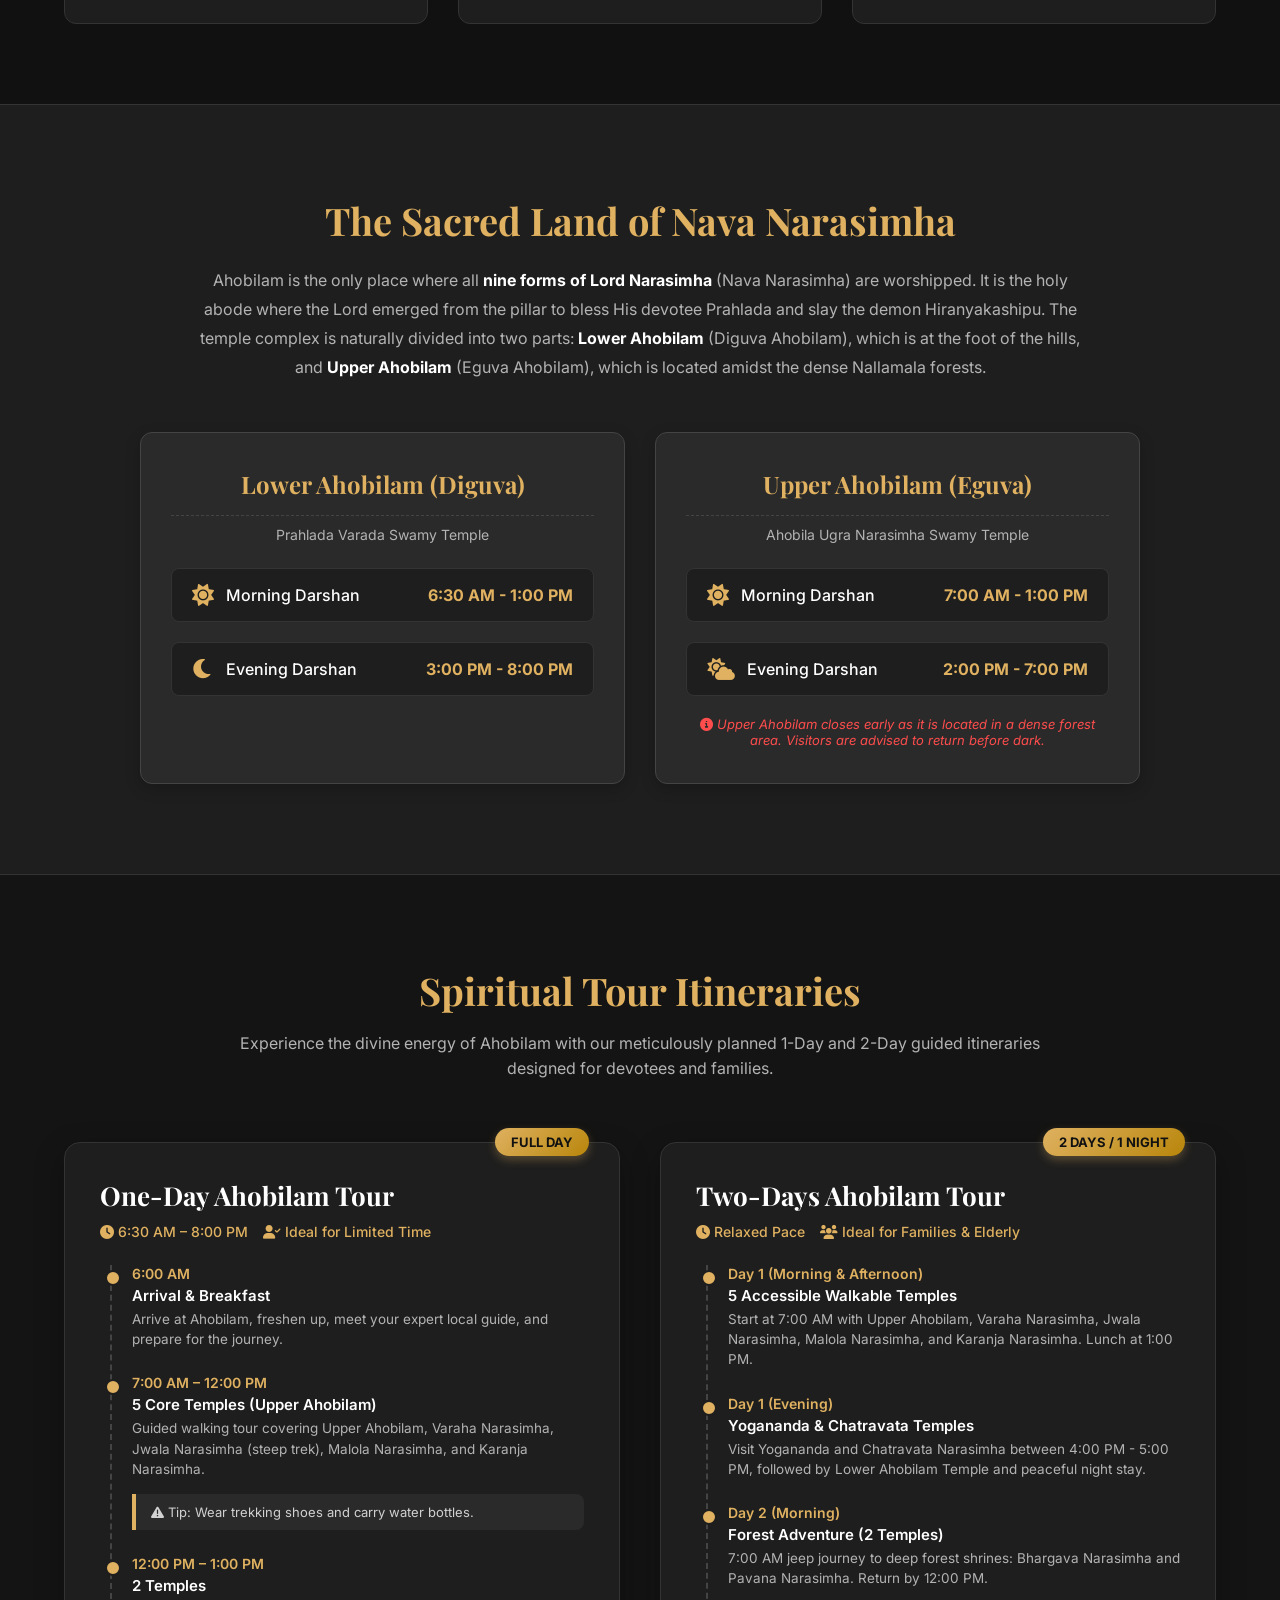
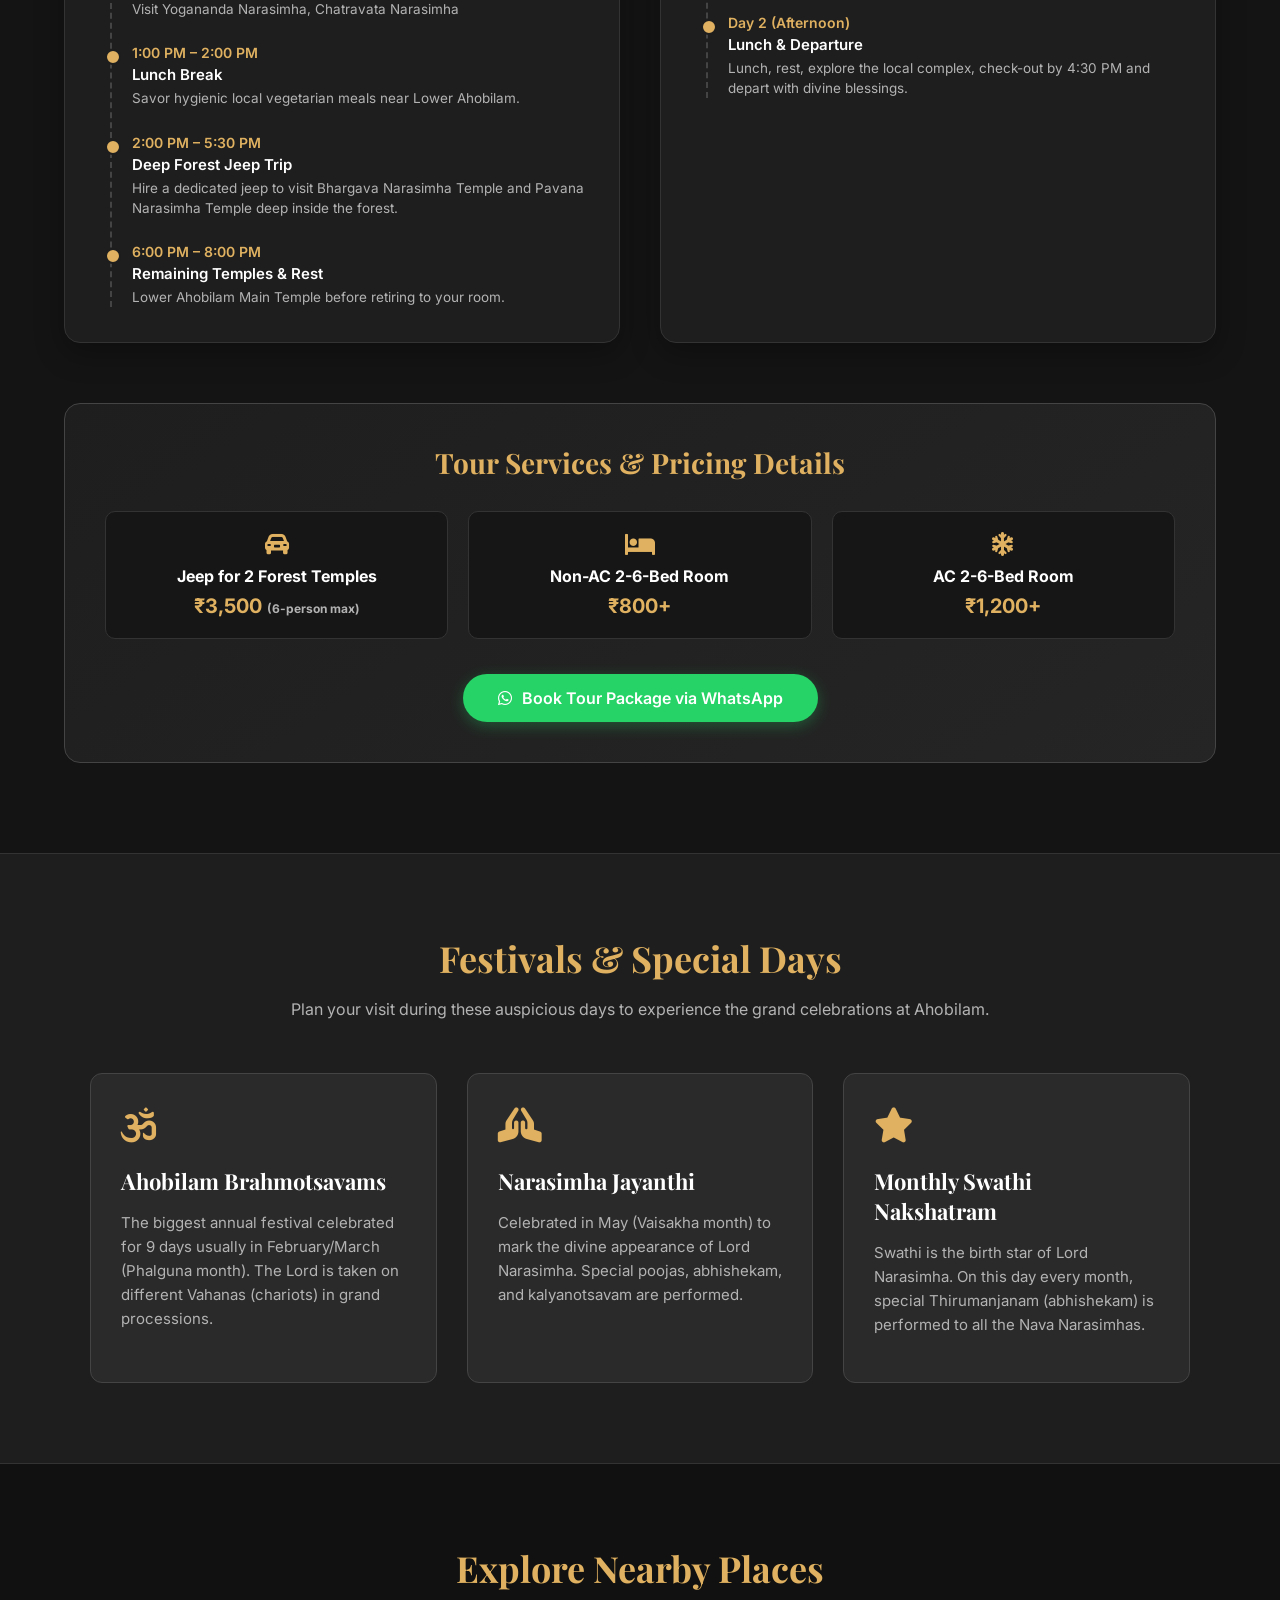
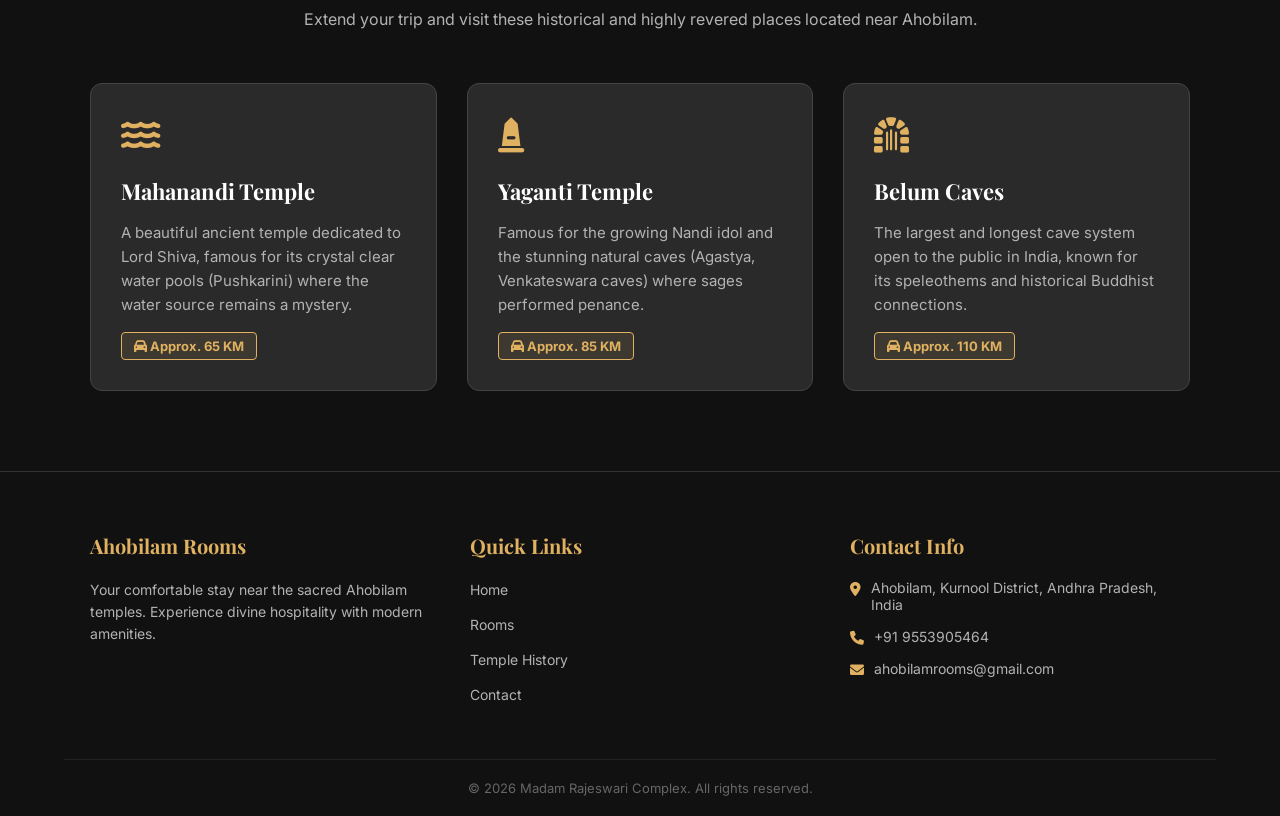
<file: temple-history.html>
<!DOCTYPE html>
<html lang="en">
<head>
    <meta charset="UTF-8">
    <meta name="viewport" content="width=device-width, initial-scale=1.0">

    <!-- Canonical Tag -->
    <link rel="canonical" href="https://ahobilamrooms.in/temple-history.html">
    
    <!-- SEO Title -->
    <title>Ahobilam Rooms & Tour Packages</title>
    
    <!-- Meta Description -->
    <meta name="description" content="Book comfortable AC & Non-AC rooms and guided 1-Day & 2-Day Ahobilam tour packages with jeep services.">
    
    <!-- SEO Keywords -->
    <meta name="keywords" content="Ahobilam, Ahobilam rooms, Ahobilam tour packages, Nava Narasimha tour, Ahobilam hotels">
    
    <link rel="stylesheet" href="style.css">
    <link href="https://fonts.googleapis.com/css2?family=Playfair+Display:wght@400;600;700&family=Inter:wght@400;500;600&display=swap" rel="stylesheet">
    <link rel="stylesheet" href="https://cdnjs.cloudflare.com/ajax/libs/font-awesome/6.0.0/css/all.min.css">
</head>
<body>

    <!-- Header Section -->
    <header class="navbar">
        <div class="logo-section">
            <div class="logo-icon">
                <img src="avs_logo.jpeg" alt="Madam Rajeswari Logo" class="custom-logo">
            </div>
            <div class="logo-text">
                <h1>Ahobilam Rooms</h1>
                <p>Hotels & Services </p>
            </div>
        </div>

        <!-- నావిగేషన్ లింక్స్ -->
        <nav class="nav-links" id="nav-links">
            <a href="index.html" class="active">Home</a>
            <a href="rooms.html">Rooms</a>
            <a href="temple-history.html">Temple History</a>
            <a href="contact.html">Contact</a>
            <!-- మొబైల్ బుక్ బటన్ -->
            <button class="book-now-btn mobile-only" onclick="openBookingModal()">
                <i class="fa-solid fa-phone"></i> Book Now
            </button>
        </nav>

        <div class="right-section">
            <!-- సిస్టమ్ బుక్ బటన్ -->
            <button class="book-now-btn desktop-only" onclick="openBookingModal()">
                <i class="fa-solid fa-phone"></i> Book Now
            </button>
            
            <!-- మొబైల్ మెనూ ఐకాన్ (Hamburger) -->
            <div class="menu-toggle" id="mobile-menu">
                <i class="fa-solid fa-bars"></i>
            </div>
        </div>
    </header>

    <!-- మొబైల్ మెనూ కోసం జావాస్క్రిప్ట్ -->
    <script>
        document.addEventListener('DOMContentLoaded', function() {
            const mobileMenu = document.getElementById('mobile-menu');
            const navLinks = document.getElementById('nav-links');
            
            if(mobileMenu && navLinks) {
                const icon = mobileMenu.querySelector('i');
                
                mobileMenu.addEventListener('click', function() {
                    navLinks.classList.toggle('active');
                    
                    if(navLinks.classList.contains('active')) {
                        icon.classList.remove('fa-bars');
                        icon.classList.add('fa-xmark');
                    } else {
                        icon.classList.remove('fa-xmark');
                        icon.classList.add('fa-bars');
                    }
                });
            }
        });
    </script>


    <!-- ================= NAVA NARASIMHA SECTION (MOVED TO TOP) ================= -->
    <style>
        .nava-section {
            padding: 80px 5%;
            background-color: #111111; 
            border-top: 1px solid #333;
        }
        
        .nava-title {
            text-align: center; color: #dfb160; font-size: 36px; margin-bottom: 15px;
            font-family: 'Playfair Display', serif;
        }
        
        .nava-subtitle {
            text-align: center; color: #b3b3b3; font-size: 16px; margin-bottom: 50px;
            max-width: 700px; margin-left: auto; margin-right: auto; line-height: 1.6;
        }

        .nava-grid {
            display: grid; 
            grid-template-columns: repeat(auto-fit, minmax(320px, 1fr)); 
            gap: 30px;
            max-width: 1200px; 
            margin: 0 auto;
        }

        .nava-card {
            background-color: #1e1e1e; 
            border: 1px solid #333; 
            border-radius: 12px;
            overflow: hidden;
            text-align: center; 
            transition: all 0.3s ease;
        }
        
        .nava-card:hover {
            border-color: #dfb160; 
            transform: translateY(-8px); 
            box-shadow: 0 10px 20px rgba(0,0,0,0.5);
        }

        .nava-img-box {
            width: 100%;
            height: 250px;
            overflow: hidden;
            border-bottom: 2px solid #dfb160;
            background-color: #0a0a0a;
            display: flex;
            align-items: center;
            justify-content: center;
        }
        
        .nava-img-box img {
            width: 100%;
            height: 100%;
            object-fit: contain;
            transition: transform 0.4s ease;
        }

        .nava-card:hover .nava-img-box img {
            transform: scale(1.1);
        }

        .nava-content {
            padding: 25px 20px;
        }

        .nava-content h3 {
            color: #ffffff; 
            font-size: 22px; 
            margin-bottom: 15px; 
            font-family: 'Playfair Display', serif;
        }
        
        .nava-content p {
            color: #b3b3b3; 
            font-size: 14.5px; 
            line-height: 1.6;
            margin: 0;
        }
    </style>

    <section id="nava-narasimha" class="nava-section">
        <h2 class="nava-title">The Nava Narasimhas</h2>
        <p class="nava-subtitle">Ahobilam is the only place in the world where Lord Vishnu is worshipped in nine terrifying and peaceful forms of Narasimha.</p>

        <div class="nava-grid">
            <div class="nava-card">
                <div class="nava-img-box">
                    <img src="temples/jwala.jpg" alt="Jwala Narasimha">
                </div>
                <div class="nava-content">
                    <h3>1. Jwala Narasimha</h3>
                    <p>The fiercest form of the Lord. This is the exact spot where He emerged with intense anger (Jwala) and tore the demon king Hiranyakashipu apart.</p>
                </div>
            </div>

            <div class="nava-card">
                <div class="nava-img-box">
                    <img src="temples/ahobila.jpg" alt="Ahobila Narasimha">
                </div>
                <div class="nava-content">
                    <h3>2. Ahobila Narasimha</h3>
                    <p>Also known as Ugra Narasimha. This is the main presiding deity of Upper Ahobilam. He appears fierce but grants profound peace to His true devotees.</p>
                </div>
            </div>

            <div class="nava-card">
                <div class="nava-img-box">
                    <img src="temples/MALOLA IDOL.jpg" alt="Malola Narasimha">
                </div>
                <div class="nava-content">
                    <h3>3. Malola Narasimha</h3>
                    <p>A peaceful and beloved form. 'Ma' means Goddess Lakshmi and 'Lola' means beloved. Here, the Lord is seen gracefully seated with Mother Lakshmi.</p>
                </div>
            </div>

            <div class="nava-card">
                <div class="nava-img-box">
                    <img src="temples/VARAHA IDOL.jpg" alt="Kroda Narasimha">
                </div>
                <div class="nava-content">
                    <h3>4. Kroda Narasimha</h3>
                    <p>Also called Varaha Narasimha. In this highly unique form, the Lord features the face of a wild boar (Varaha) along with His Narasimha attributes.</p>
                </div>
            </div>

            <div class="nava-card">
                <div class="nava-img-box">
                    <img src="temples/KARANJA IDOL.jpg" alt="Karanja Narasimha">
                </div>
                <div class="nava-content">
                    <h3>5. Karanja Narasimha</h3>
                    <p>The Lord holds a bow and arrow in this form. He appeared under a Karanja tree to bless Lord Hanuman, proving He is non-different from Lord Rama.</p>
                </div>
            </div>

            <div class="nava-card">
                <div class="nava-img-box">
                    <img src="temples/BHARGAVA IDOL.jpg" alt="Bhargava Narasimha">
                </div>
                <div class="nava-content">
                    <h3>6. Bhargava Narasimha</h3>
                    <p>Located near a sacred pond. It is believed that Lord Parasurama (Bhargava) performed intense penance at this exact spot to seek His divine blessings.</p>
                </div>
            </div>

            <div class="nava-card">
                <div class="nava-img-box">
                    <img src="temples/Yogananda.jpg" alt="Yogananda Narasimha">
                </div>
                <div class="nava-content">
                    <h3>7. Yogananda Narasimha</h3>
                    <p>After slaying the demon, the Lord calmed down and taught the great principles of Yoga to His beloved devotee Prahlada in this deeply meditative form.</p>
                </div>
            </div>

            <div class="nava-card">
                <div class="nava-img-box">
                    <img src="temples/CHATRAVATA IDOL.jpg" alt="Chatravata Narasimha">
                </div>
                <div class="nava-content">
                    <h3>8. Chatravata Narasimha</h3>
                    <p>Seated under a Peepal tree (Chatravata). He is smiling and is believed to be enjoying the classical music and hymns sung by the Gandharvas.</p>
                </div>
            </div>

            <div class="nava-card">
                <div class="nava-img-box">
                    <img src="temples/PAVANA IDOL_0.jpg" alt="Pavana Narasimha">
                </div>
                <div class="nava-content">
                    <h3>9. Pavana Narasimha</h3>
                    <p>Located deep within the dense forest. 'Pavana' means the purifier. It is strongly believed that worshipping this form absolves devotees of all their past sins.</p>
                </div>
            </div>
        </div>
    </section>



    <!-- ================= TEMPLE HISTORY & TIMINGS SECTION ================= -->
    <style>
        .history-section {
            padding: 90px 5%;
            background-color: #1e1e1e;
            border-top: 1px solid #333;
        }

        .history-title {
            text-align: center; 
            color: #dfb160; 
            font-size: 38px; 
            margin-bottom: 20px;
            font-family: 'Playfair Display', serif;
        }
        .history-desc {
            max-width: 900px; 
            margin: 0 auto 50px auto; 
            color: #b3b3b3; 
            font-size: 16px; 
            line-height: 1.8; 
            text-align: center;
        }
        .history-desc strong {
            color: #ffffff;
        }

        .timings-container {
            display: flex; 
            gap: 30px; 
            max-width: 1000px; 
            margin: 0 auto;
        }

        .timing-card {
            flex: 1; 
            background-color: #2a2a2a; 
            border-radius: 12px; 
            border: 1px solid #444; 
            padding: 35px 30px;
            transition: transform 0.3s ease, border-color 0.3s ease;
            box-shadow: 0 5px 15px rgba(0,0,0,0.2);
        }
        .timing-card:hover { 
            border-color: #dfb160; 
            transform: translateY(-5px); 
        }
        
        .timing-card h3 {
            color: #dfb160; 
            font-size: 24px; 
            margin-bottom: 25px; 
            text-align: center; 
            font-family: 'Playfair Display', serif; 
            border-bottom: 1px dashed #444; 
            padding-bottom: 15px;
        }

        .time-slot {
            display: flex; 
            align-items: center; 
            justify-content: space-between; 
            margin-bottom: 20px; 
            background-color: #1e1e1e;
            padding: 15px 20px;
            border-radius: 8px;
            border: 1px solid #333;
        }
        .session { 
            display: flex; 
            align-items: center; 
            gap: 12px; 
            color: #ffffff; 
            font-weight: 500;
            font-size: 16px;
        }
        .session i { 
            color: #dfb160; 
            font-size: 22px; 
        }
        .time {
            color: #dfb160;
            font-weight: bold;
            font-size: 16px;
        }

        .forest-alert {
            text-align: center;
            color: #ff4d4d;
            font-size: 13px;
            margin-top: 20px;
            font-style: italic;
        }

        @media screen and (max-width: 800px) {
            .timings-container { flex-direction: column; }
            .history-title { font-size: 32px; }
        }
    </style>

    <section id="history" class="history-section">
        <h2 class="history-title">The Sacred Land of Nava Narasimha</h2>
        <p class="history-desc">
            Ahobilam is the only place where all <strong>nine forms of Lord Narasimha</strong> (Nava Narasimha) are worshipped. It is the holy abode where the Lord emerged from the pillar to bless His devotee Prahlada and slay the demon Hiranyakashipu. The temple complex is naturally divided into two parts: <strong>Lower Ahobilam</strong> (Diguva Ahobilam), which is at the foot of the hills, and <strong>Upper Ahobilam</strong> (Eguva Ahobilam), which is located amidst the dense Nallamala forests.
        </p>

        <div class="timings-container">
            <div class="timing-card">
                <h3>Lower Ahobilam (Diguva)</h3>
                <p style="text-align:center; color:#b3b3b3; font-size:14px; margin-top:-15px; margin-bottom:25px;">Prahlada Varada Swamy Temple</p>
                
                <div class="time-slot">
                    <div class="session">
                        <i class="fa-solid fa-sun"></i> Morning Darshan
                    </div>
                    <div class="time">6:30 AM - 1:00 PM</div>
                </div>
                
                <div class="time-slot">
                    <div class="session">
                        <i class="fa-solid fa-moon"></i> Evening Darshan
                    </div>
                    <div class="time">3:00 PM - 8:00 PM</div>
                </div>
            </div>

            <div class="timing-card">
                <h3>Upper Ahobilam (Eguva)</h3>
                <p style="text-align:center; color:#b3b3b3; font-size:14px; margin-top:-15px; margin-bottom:25px;">Ahobila Ugra Narasimha Swamy Temple</p>
                
                <div class="time-slot">
                    <div class="session">
                        <i class="fa-solid fa-sun"></i> Morning Darshan
                    </div>
                    <div class="time">7:00 AM - 1:00 PM</div>
                </div>
                
                <div class="time-slot">
                    <div class="session">
                        <i class="fa-solid fa-cloud-sun"></i> Evening Darshan
                    </div>
                    <div class="time">2:00 PM - 7:00 PM</div>
                </div>

                <div class="forest-alert">
                    <i class="fa-solid fa-circle-info"></i> Upper Ahobilam closes early as it is located in a dense forest area. Visitors are advised to return before dark.
                </div>
            </div>
        </div>
    </section>



    <!-- ================= UNIQUE AHOBILAM TOUR PACKAGES SECTION ================= -->
    <style>
        .tour-packages-section {
            padding: 90px 5%;
            background-color: #141414;
            border-top: 1px solid #333;
            font-family: 'Inter', sans-serif;
        }

        .tour-header-center {
            text-align: center;
            max-width: 800px;
            margin: 0 auto 60px auto;
        }

        .tour-header-center h2 {
            color: #dfb160;
            font-size: 38px;
            margin-bottom: 15px;
            font-family: 'Playfair Display', serif;
        }

        .tour-header-center p {
            color: #b3b3b3;
            font-size: 16px;
            line-height: 1.6;
        }

        .tour-container {
            display: grid;
            grid-template-columns: 1fr 1fr;
            gap: 40px;
            max-width: 1200px;
            margin: 0 auto 60px auto;
        }

        .tour-card {
            background-color: #1e1e1e;
            border: 1px solid #333;
            border-radius: 16px;
            padding: 35px;
            position: relative;
            box-shadow: 0 10px 30px rgba(0,0,0,0.3);
            transition: transform 0.3s ease, border-color 0.3s ease;
        }

        .tour-card:hover {
            border-color: #dfb160;
            transform: translateY(-5px);
        }

        .tour-badge {
            position: absolute;
            top: -15px;
            right: 30px;
            background: linear-gradient(135deg, #dfb160, #b8860b);
            color: #111;
            font-weight: 700;
            font-size: 13px;
            padding: 6px 16px;
            border-radius: 20px;
            text-transform: uppercase;
            box-shadow: 0 4px 10px rgba(223, 177, 96, 0.3);
        }

        .tour-card h3 {
            color: #ffffff;
            font-size: 26px;
            margin-bottom: 10px;
            font-family: 'Playfair Display', serif;
        }

        .tour-meta {
            color: #dfb160;
            font-size: 14px;
            margin-bottom: 25px;
            font-weight: 500;
            display: flex;
            gap: 15px;
        }

        .tour-timeline {
            border-left: 2px dashed #444;
            margin-left: 10px;
            padding-left: 20px;
        }

        .timeline-item {
            position: relative;
            margin-bottom: 25px;
        }

        .timeline-item:last-child {
            margin-bottom: 0;
        }

        .timeline-item::before {
            content: '';
            position: absolute;
            left: -27px;
            top: 5px;
            width: 12px;
            height: 12px;
            border-radius: 50%;
            background-color: #dfb160;
            border: 2px solid #1e1e1e;
        }

        .timeline-time {
            color: #dfb160;
            font-weight: 600;
            font-size: 14px;
            margin-bottom: 4px;
        }

        .timeline-title {
            color: #ffffff;
            font-size: 15px;
            font-weight: 600;
            margin-bottom: 4px;
        }

        .timeline-desc {
            color: #b3b3b3;
            font-size: 13.5px;
            line-height: 1.5;
        }

        .tour-tip {
            background-color: #2a2a2a;
            border-left: 4px solid #dfb160;
            padding: 10px 15px;
            margin-top: 15px;
            border-radius: 0 8px 8px 0;
            color: #d1d1d1;
            font-size: 13px;
        }

        .pricing-section-box {
            max-width: 1200px;
            margin: 0 auto;
            background: linear-gradient(145deg, #1e1e1e, #252525);
            border: 1px solid #444;
            border-radius: 16px;
            padding: 40px;
            text-align: center;
        }

        .pricing-section-box h3 {
            color: #dfb160;
            font-size: 28px;
            margin-bottom: 30px;
            font-family: 'Playfair Display', serif;
        }

        .pricing-grid {
            display: grid;
            grid-template-columns: repeat(auto-fit, minmax(220px, 1fr));
            gap: 20px;
            margin-bottom: 35px;
        }

        .price-card {
            background-color: #161616;
            border: 1px solid #333;
            border-radius: 10px;
            padding: 20px;
            transition: all 0.3s ease;
        }

        .price-card:hover {
            border-color: #dfb160;
            transform: translateY(-3px);
        }

        .price-card i {
            color: #dfb160;
            font-size: 24px;
            margin-bottom: 10px;
        }

        .price-card h4 {
            color: #ffffff;
            font-size: 16px;
            margin-bottom: 8px;
        }

        .price-tag {
            color: #dfb160;
            font-size: 20px;
            font-weight: bold;
        }

        .package-book-btn {
            background-color: #25d366;
            color: #ffffff;
            padding: 14px 35px;
            border-radius: 50px;
            font-size: 16px;
            font-weight: 600;
            text-decoration: none;
            display: inline-flex;
            align-items: center;
            gap: 10px;
            transition: background 0.3s ease;
            box-shadow: 0 4px 15px rgba(37, 211, 102, 0.3);
        }

        .package-book-btn:hover {
            background-color: #20ba5a;
            color: #ffffff;
        }

        @media screen and (max-width: 900px) {
            .tour-container {
                grid-template-columns: 1fr;
            }
        }
    </style>

    <section class="tour-packages-section">
        <div class="tour-header-center">
            <h2>Spiritual Tour Itineraries</h2>
            <p>Experience the divine energy of Ahobilam with our meticulously planned 1-Day and 2-Day guided itineraries designed for devotees and families.</p>
        </div>

        <div class="tour-container">
            <!-- 1-Day Tour Plan -->
            <div class="tour-card">
                <span class="tour-badge">Full Day</span>
                <h3>One-Day Ahobilam Tour</h3>
                <div class="tour-meta">
                    <span><i class="fa-solid fa-clock"></i> 6:30 AM – 8:00 PM</span>
                    <span><i class="fa-solid fa-user-check"></i> Ideal for Limited Time</span>
                </div>

                <div class="tour-timeline">
                    <div class="timeline-item">
                        <div class="timeline-time">6:00 AM</div>
                        <div class="timeline-title">Arrival & Breakfast </div>
                        <div class="timeline-desc">Arrive at Ahobilam, freshen up, meet your expert local guide, and prepare for the journey.</div>
                    </div>
                    <div class="timeline-item">
                        <div class="timeline-time">7:00 AM – 12:00 PM</div>
                        <div class="timeline-title">5 Core Temples (Upper Ahobilam)</div>
                        <div class="timeline-desc">Guided walking tour covering Upper Ahobilam, Varaha Narasimha, Jwala Narasimha (steep trek), Malola Narasimha, and Karanja Narasimha.</div>
                        <div class="tour-tip"><i class="fa-solid fa-triangle-exclamation"></i> Tip: Wear trekking shoes and carry water bottles.</div>
                    </div>
                   <div class="timeline-item">
                        <div class="timeline-time">12:00 PM – 1:00 PM</div>
                        <div class="timeline-title">2 Temples </div>
                        <div class="timeline-desc">Visit Yogananda Narasimha, Chatravata Narasimha </div>
                    </div>
                    <div class="timeline-item">
                        <div class="timeline-time">1:00 PM – 2:00 PM</div>
                        <div class="timeline-title">Lunch Break</div>
                        <div class="timeline-desc">Savor hygienic local vegetarian meals near Lower Ahobilam.</div>
                    </div>
                    <div class="timeline-item">
                        <div class="timeline-time">2:00 PM – 5:30 PM</div>
                        <div class="timeline-title">Deep Forest Jeep Trip</div>
                        <div class="timeline-desc">Hire a dedicated jeep to visit Bhargava Narasimha Temple and Pavana Narasimha Temple deep inside the forest.</div>
                    </div>
                    <div class="timeline-item">
                        <div class="timeline-time">6:00 PM – 8:00 PM</div>
                        <div class="timeline-title">Remaining Temples & Rest</div>
                        <div class="timeline-desc">Lower Ahobilam Main Temple before retiring to your room.</div>
                    </div>
                </div>
            </div>

            <!-- 2-Days Tour Plan -->
            <div class="tour-card">
                <span class="tour-badge">2 Days / 1 Night</span>
                <h3>Two-Days Ahobilam Tour</h3>
                <div class="tour-meta">
                    <span><i class="fa-solid fa-clock"></i> Relaxed Pace</span>
                    <span><i class="fa-solid fa-users"></i> Ideal for Families & Elderly</span>
                </div>

                <div class="tour-timeline">
                    <div class="timeline-item">
                        <div class="timeline-time">Day 1 (Morning & Afternoon)</div>
                        <div class="timeline-title">5 Accessible Walkable Temples</div>
                        <div class="timeline-desc">Start at 7:00 AM with Upper Ahobilam, Varaha Narasimha, Jwala Narasimha, Malola Narasimha, and Karanja Narasimha. Lunch at 1:00 PM.</div>
                    </div>
                    <div class="timeline-item">
                        <div class="timeline-time">Day 1 (Evening)</div>
                        <div class="timeline-title">Yogananda & Chatravata Temples</div>
                        <div class="timeline-desc">Visit Yogananda and Chatravata Narasimha between 4:00 PM - 5:00 PM, followed by Lower Ahobilam Temple and peaceful night stay.</div>
                    </div>
                    <div class="timeline-item">
                        <div class="timeline-time">Day 2 (Morning)</div>
                        <div class="timeline-title">Forest Adventure (2 Temples)</div>
                        <div class="timeline-desc">7:00 AM jeep journey to deep forest shrines: Bhargava Narasimha and Pavana Narasimha. Return by 12:00 PM.</div>
                    </div>
                    <div class="timeline-item">
                        <div class="timeline-time">Day 2 (Afternoon)</div>
                        <div class="timeline-title">Lunch & Departure</div>
                        <div class="timeline-desc">Lunch, rest, explore the local complex, check-out by 4:30 PM and depart with divine blessings.</div>
                    </div>
                </div>
            </div>
        </div>

        <!-- Pricing Details Box -->
        <div class="pricing-section-box">
            <h3>Tour Services & Pricing Details</h3>
            <div class="pricing-grid">
               <!-- <div class="price-card">
                    <i class="fa-solid fa-user-tie"></i>
                    <h4>Guide Fee (9 Temples)</h4>
                    <div class="price-tag">₹2,500</div>
                </div>  -->
                <div class="price-card">
                    <i class="fa-solid fa-car-rear"></i>
                    <h4>Jeep for 2 Forest Temples</h4>
                    <div class="price-tag">₹3,500 <span style="font-size:12px; color:#b3b3b3;">(6-person max)</span></div>
                </div>
                <div class="price-card">
                    <i class="fa-solid fa-bed"></i>
                    <h4>Non-AC 2-6-Bed Room</h4>
                    <div class="price-tag">₹800+</div>
                </div>
                <div class="price-card">
                    <i class="fa-solid fa-snowflake"></i>
                    <h4>AC 2-6-Bed Room</h4>
                    <div class="price-tag">₹1,200+</div>
                </div>
            </div>
            
            <a href="https://wa.me/919553905464?text=Om%20Namo%20Narasimhaya!%20I%20want%20to%20book%20Ahobilam%20Tour%20Plan%20and%20Rooms." target="_blank" class="package-book-btn">
                <i class="fa-brands fa-whatsapp"></i> Book Tour Package via WhatsApp
            </a>
        </div>
    </section>
    
    <!-- ================= FESTIVALS & NEARBY PLACES SECTION ================= -->
    <style>
        .info-section {
            padding: 80px 5%;
            background-color: #1e1e1e;
            border-top: 1px solid #333;
        }
        
        .info-section.darker {
            background-color: #111111;
        }

        .section-heading {
            text-align: center; color: #dfb160; font-size: 36px; margin-bottom: 15px;
            font-family: 'Playfair Display', serif;
        }
        
        .section-subheading {
            text-align: center; color: #b3b3b3; font-size: 16px; margin-bottom: 50px;
            max-width: 700px; margin-left: auto; margin-right: auto; line-height: 1.6;
        }

        .info-grid {
            display: grid; 
            grid-template-columns: repeat(auto-fit, minmax(300px, 1fr)); 
            gap: 30px;
            max-width: 1100px; 
            margin: 0 auto;
        }

        .info-card {
            background-color: #2a2a2a; 
            border: 1px solid #444; 
            border-radius: 12px;
            padding: 30px; 
            transition: all 0.3s ease;
            position: relative;
            overflow: hidden;
        }
        
        .info-card:hover {
            border-color: #dfb160; 
            transform: translateY(-5px); 
            box-shadow: 0 10px 20px rgba(0,0,0,0.4);
        }

        .card-icon {
            color: #dfb160; 
            font-size: 35px; 
            margin-bottom: 20px;
        }

        .info-card h3 {
            color: #ffffff; 
            font-size: 22px; 
            margin-bottom: 15px; 
            font-family: 'Playfair Display', serif;
        }
        
        .info-card p {
            color: #b3b3b3; 
            font-size: 15px; 
            line-height: 1.6;
            margin-bottom: 15px;
        }

        .distance-tag {
            display: inline-block;
            background-color: rgba(223, 177, 96, 0.1);
            color: #dfb160;
            padding: 5px 12px;
            border-radius: 4px;
            font-size: 13px;
            border: 1px solid #dfb160;
            font-weight: bold;
        }
    </style>

    <section id="festivals" class="info-section">
        <h2 class="section-heading">Festivals & Special Days</h2>
        <p class="section-subheading">Plan your visit during these auspicious days to experience the grand celebrations at Ahobilam.</p>

        <div class="info-grid">
            <div class="info-card">
                <div class="card-icon"><i class="fa-solid fa-om"></i></div>
                <h3>Ahobilam Brahmotsavams</h3>
                <p>The biggest annual festival celebrated for 9 days usually in February/March (Phalguna month). The Lord is taken on different Vahanas (chariots) in grand processions.</p>
            </div>

            <div class="info-card">
                <div class="card-icon"><i class="fa-solid fa-hands-praying"></i></div>
                <h3>Narasimha Jayanthi</h3>
                <p>Celebrated in May (Vaisakha month) to mark the divine appearance of Lord Narasimha. Special poojas, abhishekam, and kalyanotsavam are performed.</p>
            </div>

            <div class="info-card">
                <div class="card-icon"><i class="fa-solid fa-star"></i></div>
                <h3>Monthly Swathi Nakshatram</h3>
                <p>Swathi is the birth star of Lord Narasimha. On this day every month, special Thirumanjanam (abhishekam) is performed to all the Nava Narasimhas.</p>
            </div>
        </div>
    </section>

    <section id="nearby-places" class="info-section darker">
        <h2 class="section-heading">Explore Nearby Places</h2>
        <p class="section-subheading">Extend your trip and visit these historical and highly revered places located near Ahobilam.</p>

        <div class="info-grid">
            <div class="info-card">
                <div class="card-icon"><i class="fa-solid fa-water"></i></div>
                <h3>Mahanandi Temple</h3>
                <p>A beautiful ancient temple dedicated to Lord Shiva, famous for its crystal clear water pools (Pushkarini) where the water source remains a mystery.</p>
                <div class="distance-tag"><i class="fa-solid fa-car"></i> Approx. 65 KM</div>
            </div>

            <div class="info-card">
                <div class="card-icon"><i class="fa-solid fa-monument"></i></div>
                <h3>Yaganti Temple</h3>
                <p>Famous for the growing Nandi idol and the stunning natural caves (Agastya, Venkateswara caves) where sages performed penance.</p>
                <div class="distance-tag"><i class="fa-solid fa-car"></i> Approx. 85 KM</div>
            </div>

            <div class="info-card">
                <div class="card-icon"><i class="fa-solid fa-dungeon"></i></div>
                <h3>Belum Caves</h3>
                <p>The largest and longest cave system open to the public in India, known for its speleothems and historical Buddhist connections.</p>
                <div class="distance-tag"><i class="fa-solid fa-car"></i> Approx. 110 KM</div>
            </div>
        </div>
    </section>
    
    <!-- Footer Section -->
    <footer id="contact" class="footer">
        <div class="footer-container">
            <div class="footer-col">
                <h3 class="footer-title">Ahobilam Rooms</h3>
                <p>Your comfortable stay near the sacred Ahobilam temples. Experience divine hospitality with modern amenities.</p>
            </div>

            <div class="footer-col">
                <h3 class="footer-title">Quick Links</h3>
                <ul class="footer-links">
                    <li><a href="index.html">Home</a></li>
                    <li><a href="rooms.html">Rooms</a></li>
                    <li><a href="temple-history.html">Temple History</a></li>
                    <li><a href="contact.html">Contact</a></li>
                </ul>
            </div>

            <div class="footer-col">
                <h3 class="footer-title">Contact Info</h3>
                <ul class="footer-contact">
                    <li><i class="fa-solid fa-location-dot"></i> Ahobilam, Kurnool District, Andhra Pradesh, India</li>
                    <li><i class="fa-solid fa-phone"></i> +91 9553905464</li>
                    <li><i class="fa-solid fa-envelope"></i>ahobilamrooms@gmail.com</li>
                </ul>
            </div>
        </div>
        
        <div class="footer-bottom">
            <p>&copy; 2026 Madam Rajeswari Complex. All rights reserved.</p>
        </div>
    </footer>

    <!-- ================= BOOKING MODAL (POPUP) ================= -->
    <style>
        .modal-overlay {
            position: fixed;
            top: 0;
            left: 0;
            width: 100%;
            height: 100%;
            background-color: rgba(0, 0, 0, 0.75);
            display: none;
            justify-content: center;
            align-items: center;
            z-index: 10000;
            backdrop-filter: blur(5px);
        }

        .modal-overlay.active {
            display: flex;
        }

        .booking-modal {
            background-color: #2a2a2a;
            border: 1px solid #dfb160;
            border-radius: 12px;
            width: 90%;
            max-width: 480px;
            padding: 30px;
            position: relative;
            box-shadow: 0 10px 30px rgba(0,0,0,0.5);
            color: #ffffff;
            font-family: 'Inter', sans-serif;
            animation: modalFadeIn 0.3s ease-in-out;
        }

        @keyframes modalFadeIn {
            from { opacity: 0; transform: translateY(-20px); }
            to { opacity: 1; transform: translateY(0); }
        }

        .modal-close-btn {
            position: absolute;
            top: 15px;
            right: 20px;
            font-size: 24px;
            color: #b3b3b3;
            cursor: pointer;
            transition: color 0.2s;
        }

        .modal-close-btn:hover {
            color: #dfb160;
        }

        .modal-title {
            font-family: 'Playfair Display', serif;
            color: #dfb160;
            font-size: 24px;
            margin-bottom: 5px;
            text-align: center;
        }

        .modal-subtitle {
            font-size: 13px;
            color: #b3b3b3;
            text-align: center;
            margin-bottom: 20px;
        }

        .modal-form .form-group {
            margin-bottom: 15px;
        }

        .modal-form label {
            display: block;
            font-size: 13px;
            color: #dfb160;
            margin-bottom: 5px;
        }

        .modal-form input,
        .modal-form select {
            width: 100%;
            padding: 10px 12px;
            border-radius: 6px;
            border: 1px solid #444;
            background-color: #1e1e1e;
            color: #ffffff;
            font-size: 14px;
            outline: none;
            box-sizing: border-box;
        }

        .modal-form input:focus,
        .modal-form select:focus {
            border-color: #dfb160;
        }

        .modal-submit-btn {
            width: 100%;
            background-color: #25d366;
            color: #ffffff;
            border: none;
            padding: 12px;
            border-radius: 6px;
            font-size: 15px;
            font-weight: 600;
            cursor: pointer;
            margin-top: 10px;
            display: flex;
            align-items: center;
            justify-content: center;
            gap: 8px;
            transition: background-color 0.2s;
        }

        .modal-submit-btn:hover {
            background-color: #20ba5a;
        }
    </style>

    <div class="modal-overlay" id="bookingModal">
        <div class="booking-modal">
            <span class="modal-close-btn" onclick="closeBookingModal()">&times;</span>
            <h3 class="modal-title">Book Your Stay</h3>
            <p class="modal-subtitle">Fill details to check availability on WhatsApp</p>
            
            <form class="modal-form" id="whatsappBookingForm" onsubmit="sendWhatsAppBooking(event)">
                <div class="form-group">
                    <label for="guestName"><i class="fa-solid fa-user"></i> Full Name</label>
                    <input type="text" id="guestName" placeholder="Enter your name" required>
                </div>
                <div class="form-group">
                    <label for="checkInDate"><i class="fa-solid fa-calendar"></i> Check-in Date</label>
                    <input type="date" id="checkInDate" required>
                </div>
                <div class="form-group">
                    <label for="roomType"><i class="fa-solid fa-bed"></i> Room Type</label>
                    <select id="roomType" required>
                        <option value="AC Room">AC Room</option>
                        <option value="Non-AC Room">Non-AC Room</option>
                        <option value="Deluxe Family Room">Deluxe Family Room</option>
                    </select>
                </div>
                <div class="form-group">
                    <label for="guestsCount"><i class="fa-solid fa-users"></i> No. of Guests</label>
                    <input type="number" id="guestsCount" min="1" max="20" placeholder="Number of guests" required>
                </div>
                <button type="submit" class="modal-submit-btn">
                    <i class="fa-brands fa-whatsapp"></i> Send Booking Request
                </button>
            </form>
        </div>
    </div>

    <!-- Modal JavaScript -->
    <script>
        function openBookingModal() {
            document.getElementById('bookingModal').classList.add('active');
        }

        function closeBookingModal() {
            document.getElementById('bookingModal').classList.remove('active');
        }

        // Close modal when clicking outside box
        window.addEventListener('click', function(e) {
            const modal = document.getElementById('bookingModal');
            if (e.target === modal) {
                closeBookingModal();
            }
        });

        function sendWhatsAppBooking(event) {
            event.preventDefault();
            
            const name = document.getElementById('guestName').value;
            const date = document.getElementById('checkInDate').value;
            const room = document.getElementById('roomType').value;
            const guests = document.getElementById('guestsCount').value;

            const phone = "919553905464";
            const text = `Om Namo Narasimhaya!%0A%0A*New Room Booking Enquiry*%0A*Name:* ${encodeURIComponent(name)}%0A*Check-in Date:* ${encodeURIComponent(date)}%0A*Room Type:* ${encodeURIComponent(room)}%0A*Guests:* ${encodeURIComponent(guests)}%0A%0APlease confirm availability.`;

            window.open(`https://wa.me/${phone}?text=${text}`, '_blank');
            closeBookingModal();
        }
    </script>

    <!-- ================= FLOATING CUSTOMER SUPPORT CHAT BUTTON ================= -->
    <style>
        .float-support-btn {
            position: fixed;
            bottom: 25px;
            right: 25px;
            background-color: #25d366;
            color: #ffffff;
            border-radius: 50px;
            padding: 12px 20px;
            display: flex;
            align-items: center;
            gap: 10px;
            box-shadow: 0 4px 15px rgba(0, 0, 0, 0.4);
            text-decoration: none;
            z-index: 9999;
            font-family: 'Inter', sans-serif;
            font-weight: 600;
            font-size: 14px;
            transition: transform 0.3s ease, box-shadow 0.3s ease;
        }

        .float-support-btn:hover {
            transform: translateY(-5px);
            box-shadow: 0 6px 20px rgba(37, 211, 102, 0.5);
            color: #ffffff;
        }

        .float-support-btn i {
            font-size: 22px;
        }
    </style>

    <a href="https://wa.me/919553905464?text=Om%20Namo%20Narasimhaya!%20I%20have%20a%20query%20regarding%20room%20booking%20and%20Ahobilam%20stay." 
       class="float-support-btn" 
       target="_blank">
        <i class="fa-brands fa-whatsapp"></i>
        <span>Need Help? Chat with Us</span>
    </a>
</body>
</html>
</file>
<file: style.css>
/* బేసిక్ సెట్టింగ్స్ & కలర్స్ */
/* బేసిక్ సెట్టింగ్స్ & కలర్స్ - అప్‌డేటెడ్ (లైట్ డార్క్/గ్రే థీమ్) */
:root {
    --bg-dark: #1e1e1e; /* మరీ బ్లాక్ కాకుండా డార్క్ గ్రే */
    --text-gold: #dfb160;
    --text-white: #ffffff;
    --text-gray: #b3b3b3; /* టెక్స్ట్ ఇంకా క్లియర్ గా చదవడానికి */
    --btn-hover: #c49950;
    --card-bg: #2a2a2a; /* కార్డ్స్ కోసం కొంచెం లైట్ గ్రే */
}

* {
    margin: 0;
    padding: 0;
    box-sizing: border-box;
}

body {
    background-color: var(--bg-dark);
    font-family: 'Inter', sans-serif;
    color: var(--text-white);
}

h1, h2, h3 {
    font-family: 'Playfair Display', serif;
}

/* --- Header Navbar Styles --- */
.navbar {
    display: flex;
    justify-content: space-between;
    align-items: center;
    padding: 20px 5%;
    background-color: rgba(17, 17, 17, 0.98);
    border-bottom: 1px solid #333;
    position: fixed;
    top: 0;
    width: 100%;
    z-index: 1000;
}

.logo-section {
    display: flex;
    align-items: center;
    gap: 15px;
}

/* కొత్త లోగో ఇమేజ్ డిజైన్ */
.custom-logo {
    height: 40px; /* లోగో ఎత్తు, అవసరమైతే మార్చుకోవచ్చు */
    width: auto;
    display: block;
    object-fit: contain;
}

.logo-text h1 {
    color: var(--text-gold);
    font-size: 24px;
    font-weight: 600;
    letter-spacing: 1px;
}

.logo-text p {
    color: var(--text-gray);
    font-size: 11px;
    letter-spacing: 3px;
    margin-top: 2px;
}

.nav-links {
    display: flex;
    gap: 30px;
    align-items: center;
}

.nav-links a {
    color: var(--text-white);
    text-decoration: none;
    font-size: 15px;
    font-weight: 500;
    transition: color 0.3s ease;
}

.nav-links a:hover, 
.nav-links a.active {
    color: var(--text-gold);
}

.right-section {
    display: flex;
    align-items: center;
    gap: 20px;
}

.book-now-btn {
    background-color: var(--text-gold);
    color: #000;
    border: none;
    padding: 10px 20px;
    font-size: 15px;
    font-weight: 600;
    border-radius: 5px;
    cursor: pointer;
    display: flex;
    align-items: center;
    gap: 8px;
    transition: background-color 0.3s ease;
}

.book-now-btn:hover {
    background-color: var(--btn-hover);
}

.menu-toggle {
    display: none; /* సిస్టమ్ లో ఐకాన్ కనిపించకూడదు */
    color: var(--text-gold);
    font-size: 26px;
    cursor: pointer;
}

.mobile-only {
    display: none;
}

/* =========================================
   Mobile Responsiveness (మొబైల్ ఫోన్ల కోసం)
   ========================================= */
@media screen and (max-width: 850px) {
    .menu-toggle {
        display: block; /* మొబైల్ లో ఐకాన్ కనిపిస్తుంది */
    }

    .desktop-only {
        display: none; /* మొబైల్ లో పైన ఉన్న బటన్ దాచేస్తాం */
    }

    .nav-links {
        position: absolute;
        top: 100%;
        left: 0;
        width: 100%;
        background-color: #111111;
        flex-direction: column; /* లింక్స్ కిందకి వస్తాయి */
        padding: 30px 0;
        gap: 25px;
        border-top: 1px solid #333;
        display: none; /* మెనూ ఓపెన్ చేయకముందు దాచేస్తాం */
    }

    /* JavaScript తో ఇది యాడ్ అయినప్పుడు మెనూ కనిపిస్తుంది */
    .nav-links.active {
        display: flex;
    }

    .mobile-only {
        display: flex; /* మెనూ లోపల బటన్ చూపిస్తాం */
        margin-top: 10px;
    }

    .logo-text h1 {
        font-size: 20px;
    }
}

/* =========================================
   Hero Section Styles
   ========================================= */
.hero-section {
    position: relative;
    height: 100vh; /* స్క్రీన్ మొత్తం నిండడానికి */
    width: 100%;
    /* మీ రూమ్ ఫోటోని ఇక్కడ లింక్ చేసాం */
    background-image: url('Group 32622.png'); 
    background-size: cover;
    background-position: center;
    display: flex;
    align-items: center;
    justify-content: center;
    text-align: center;
    margin-top: 0; 
}

.hero-overlay {
    position: absolute;
    top: 0;
    left: 0;
    width: 100%;
    height: 100%;
    /* ఇక్కడ 0.4 అని మార్చాము, ఇమేజ్ క్లియర్ గా కనిపిస్తుంది */
    background-color: rgba(0, 0, 0, 0.4); 
    z-index: 1;
}

.hero-content {
    position: relative;
    z-index: 2; /* షేడ్ కి పైన టెక్స్ట్ కనిపించడానికి */
    padding: 0 20px;
    max-width: 800px;
}

.welcome-text {
    color: var(--text-gold);
    letter-spacing: 4px;
    font-size: 14px;
    font-weight: 600;
    margin-bottom: 20px;
    text-transform: uppercase;
    text-shadow: 2px 2px 5px rgba(0, 0, 0, 0.9); /* టెక్స్ట్ కి డార్క్ నీడ */
}

.hero-title {
    color: var(--text-gold);
    font-size: 65px; 
    line-height: 1.1;
    margin-bottom: 25px;
    text-shadow: 4px 4px 10px rgba(0, 0, 0, 0.95); /* పెద్ద అక్షరాలకు పెద్ద నీడ */
}

.hero-location {
    color: var(--text-white);
    font-size: 22px;
    margin-bottom: 10px;
    font-weight: 600; /* అక్షరాలు కొంచెం మందంగా కనిపించడానికి */
    text-shadow: 2px 2px 8px rgba(0, 0, 0, 0.9);
}

.hero-tagline {
    color: #e0e0e0; /* గ్రే కలర్ నుండి కొంచెం వైట్ కి మార్చాను క్లియర్ గా ఉండటానికి */
    font-size: 16px;
    margin-bottom: 40px;
    text-shadow: 2px 2px 6px rgba(0, 0, 0, 0.9);
}

/* Hero Buttons */
.hero-buttons {
    display: flex;
    gap: 20px;
    justify-content: center;
}

.btn-whatsapp {
    background-color: var(--text-gold);
    color: #000;
    text-decoration: none;
    padding: 12px 30px;
    font-size: 16px;
    font-weight: 600;
    border-radius: 5px;
    transition: all 0.3s ease;
}

.btn-whatsapp:hover {
    background-color: var(--btn-hover);
}

.btn-outline {
    background-color: transparent;
    color: var(--text-gold);
    text-decoration: none;
    padding: 12px 30px;
    font-size: 16px;
    font-weight: 600;
    border: 1px solid var(--text-gold);
    border-radius: 5px;
    transition: all 0.3s ease;
}

.btn-outline:hover {
    background-color: rgba(223, 177, 96, 0.1);
}

/* Hero Section Mobile Responsiveness */
@media screen and (max-width: 850px) {
    .hero-title {
        font-size: 45px;
    }
    
    .hero-location {
        font-size: 18px;
    }
    
    .hero-buttons {
        flex-direction: column; /* మొబైల్ లో బటన్స్ ఒకదాని కింద ఒకటి రావడానికి */
        gap: 15px;
        padding: 0 20px;
    }
}

/* =========================================
   Our Properties / Hotels Section Styles
   ========================================= */
.hotels-section {
    padding: 80px 5%;
    background-color: var(--bg-dark);
}

.section-title {
    text-align: center;
    color: var(--text-gold);
    font-size: 36px;
    margin-bottom: 50px;
}

.hotels-container {
    display: grid;
    grid-template-columns: repeat(auto-fit, minmax(320px, 1fr)); 
    gap: 40px; /* రెండు హోటల్స్ మధ్య గ్యాప్ */
    max-width: 1000px;
    margin: 0 auto;
}

.hotel-card {
    background-color: var(--card-bg); /* లైట్ గ్రే బ్యాక్ గ్రౌండ్ */
    border-radius: 10px;
    overflow: hidden;
    border: 1px solid #3a3a3a;
    transition: transform 0.3s ease, border-color 0.3s ease, box-shadow 0.3s ease;
}

.hotel-card:hover {
    transform: translateY(-5px);
    border-color: var(--text-gold);
    box-shadow: 0 10px 20px rgba(0,0,0,0.5); /* మౌస్ పెట్టినప్పుడు నీడ వస్తుంది */
}

.hotel-card img {
    width: 100%;
    height: 280px;
    object-fit: cover;
    display: block;
    border-bottom: 3px solid var(--text-gold);
}

.hotel-info {
    padding: 30px;
    text-align: center; /* హోటల్ పేరు, టెక్స్ట్ మధ్యలోకి రావడానికి */
}

.hotel-info h3 {
    color: var(--text-white);
    font-size: 24px;
    margin-bottom: 12px;
    font-family: 'Playfair Display', serif;
}

.hotel-info p {
    color: var(--text-gray);
    font-size: 15px;
    line-height: 1.6;
    margin-bottom: 25px; /* బటన్ కి పైన గ్యాప్ */
}

/* హోటల్ లోపలికి వెళ్ళే బటన్ డిజైన్ */
.btn-explore {
    display: inline-block;
    background-color: transparent;
    color: var(--text-gold);
    text-decoration: none;
    padding: 10px 25px;
    font-size: 15px;
    font-weight: 600;
    border: 1px solid var(--text-gold);
    border-radius: 5px;
    transition: all 0.3s ease;
}

.btn-explore:hover {
    background-color: var(--text-gold);
    color: #000;
}

/* =========================================
   Our Amenities Section Styles
   ========================================= */
.amenities-section {
    padding: 60px 5% 80px;
    background-color: var(--bg-dark); /* మనం మార్చిన గ్రే థీమ్ వస్తుంది */
}

.amenities-container {
    display: grid;
    /* స్క్రీన్ సైజ్ ని బట్టి ఆటోమాటిక్ గా 4 కార్డ్స్ లేదా 2 కార్డ్స్ లేదా 1 కార్డ్ గా మారుతుంది */
    grid-template-columns: repeat(auto-fit, minmax(220px, 1fr)); 
    gap: 25px;
    max-width: 1100px;
    margin: 0 auto;
}

.amenity-card {
    background-color: transparent;
    border: 1px solid #333; /* నార్మల్ గా ఉన్నప్పుడు డార్క్ బార్డర్ */
    border-radius: 8px;
    padding: 40px 20px;
    text-align: center;
    transition: all 0.3s ease;
}

/* మౌస్ పెట్టినప్పుడు (Hover) మరియు Active గా ఉన్న కార్డ్ కి గోల్డ్ ఎఫెక్ట్ */
.amenity-card:hover, 
.amenity-card.active-amenity {
    border-color: var(--text-gold);
    background-color: rgba(223, 177, 96, 0.03); /* లోపల చాలా లైట్ గా గోల్డ్ షేడ్ */
}

.amenity-icon {
    color: var(--text-gold);
    font-size: 30px;
    margin-bottom: 20px;
}

.amenity-card h3 {
    color: var(--text-white);
    font-size: 18px;
    margin-bottom: 12px;
    font-family: 'Inter', sans-serif; /* ఇక్కడ నార్మల్ ఫాంట్ వాడాము */
    font-weight: 600;
}

.amenity-card p {
    color: var(--text-gray);
    font-size: 14px;
    line-height: 1.5;
}

/* =========================================
   Discover Ahobilam Section Styles
   ========================================= */
.discover-section {
    padding: 80px 5%;
    background-color: var(--bg-dark);
}

.discover-container {
    display: flex;
    align-items: center; /* ఇమేజ్ మరియు టెక్స్ట్ మధ్యలో సమానంగా ఉండటానికి */
    justify-content: space-between;
    max-width: 1100px;
    margin: 0 auto;
    gap: 60px; /* టెక్స్ట్ కి, ఫోటోకి మధ్య గ్యాప్ */
}

.discover-content {
    flex: 1; /* సగం జాగా టెక్స్ట్ తీసుకుంటుంది */
}

.sub-heading {
    color: var(--text-gold);
    font-size: 12px;
    letter-spacing: 3px;
    text-transform: uppercase;
    font-weight: 600;
    display: block;
    margin-bottom: 10px;
}

.discover-title {
    color: var(--text-gold);
    font-size: 38px;
    margin-bottom: 25px;
    line-height: 1.2;
    font-family: 'Playfair Display', serif;
}

.discover-content p {
    color: var(--text-gray);
    font-size: 15px;
    line-height: 1.7;
    margin-bottom: 20px;
}

.learn-more-link {
    display: inline-flex;
    align-items: center;
    gap: 8px;
    color: var(--text-gold);
    text-decoration: none;
    font-weight: 600;
    font-size: 15px;
    margin-top: 10px;
    transition: opacity 0.3s ease;
}

.learn-more-link:hover {
    opacity: 0.8; /* మౌస్ పెట్టినప్పుడు చిన్న షేడ్ వస్తుంది */
}

.discover-image {
    flex: 1; /* మిగిలిన సగం జాగా ఫోటో తీసుకుంటుంది */
}

.discover-image img {
    width: 100%;
    border-radius: 12px; /* ఫోటో మూలలు కొద్దిగా వంపు తిరగడానికి */
    display: block;
    box-shadow: 0 15px 30px rgba(0,0,0,0.5); /* ఫోటోకి వెనకాల నీడ */
}

/* =========================================
   Discover Section Mobile Responsiveness
   ========================================= */
@media screen and (max-width: 850px) {
    .discover-container {
        flex-direction: column; /* మొబైల్ లో ఒకదాని కింద ఒకటి రావడానికి */
        text-align: center; /* టెక్స్ట్ మధ్యలోకి రావడానికి */
        gap: 40px;
    }
    
    .discover-title {
        font-size: 30px;
    }
    
    .learn-more-link {
        justify-content: center;
    }
}

/* =========================================
   Footer Section Styles
   ========================================= */
.footer {
    background-color: #111111; /* ఫుటర్ కొంచెం డార్క్ గా ఉండాలి */
    padding: 60px 5% 20px;
    border-top: 1px solid #333; /* పైన ఒక సన్నటి గీత */
}

.footer-container {
    display: grid;
    /* స్క్రీన్ బట్టి 3 కాలమ్స్ లేదా 1 కాలమ్ గా మారుతుంది */
    grid-template-columns: repeat(auto-fit, minmax(250px, 1fr));
    gap: 40px;
    max-width: 1100px;
    margin: 0 auto 40px;
}

.footer-title {
    color: var(--text-gold);
    font-size: 20px;
    margin-bottom: 20px;
    font-family: 'Playfair Display', serif;
}

.footer-col p {
    color: var(--text-gray);
    font-size: 14px;
    line-height: 1.6;
}

.footer-links, .footer-contact {
    list-style: none; /* బుల్లెట్ పాయింట్స్ (చుక్కలు) తీసేయడానికి */
}

.footer-links li, .footer-contact li {
    margin-bottom: 15px;
}

.footer-links a {
    color: var(--text-gray);
    text-decoration: none;
    font-size: 14px;
    transition: color 0.3s ease;
}

.footer-links a:hover {
    color: var(--text-gold); /* లింక్ మీద మౌస్ పెడితే గోల్డ్ కలర్ కి మారుతుంది */
}

.footer-contact li {
    color: var(--text-gray);
    font-size: 14px;
    display: flex;
    align-items: flex-start;
    gap: 10px;
}

.footer-contact i {
    color: var(--text-gold);
    margin-top: 3px; /* ఐకాన్ కరెక్ట్ గా టెక్స్ట్ కి సమానంగా ఉండటానికి */
}

.footer-bottom {
    text-align: center;
    padding-top: 20px;
    border-top: 1px solid #222;
    color: #666;
    font-size: 13px;
}

/* =========================================
   Floating WhatsApp Button
   ========================================= */
.float-whatsapp {
    position: fixed;
    width: 60px;
    height: 60px;
    bottom: 30px;
    right: 30px;
    background-color: #25d366; /* వాట్సాప్ గ్రీన్ కలర్ */
    color: #FFF;
    border-radius: 50px;
    text-align: center;
    font-size: 35px;
    box-shadow: 2px 2px 10px rgba(0,0,0,0.3);
    z-index: 100;
    display: flex;
    align-items: center;
    justify-content: center;
    transition: transform 0.3s ease;
}

.float-whatsapp:hover {
    transform: scale(1.1); /* మౌస్ పెట్టినప్పుడు కొంచెం పెద్దదవుతుంది */
}

/* మొబైల్ ఫోన్ లో వాట్సాప్ ఐకాన్ కొంచెం చిన్నగా ఉండాలి */
@media screen and (max-width: 850px) {
    .float-whatsapp {
        width: 50px;
        height: 50px;
        font-size: 30px;
        bottom: 20px;
        right: 20px;
    }
}
</file>
